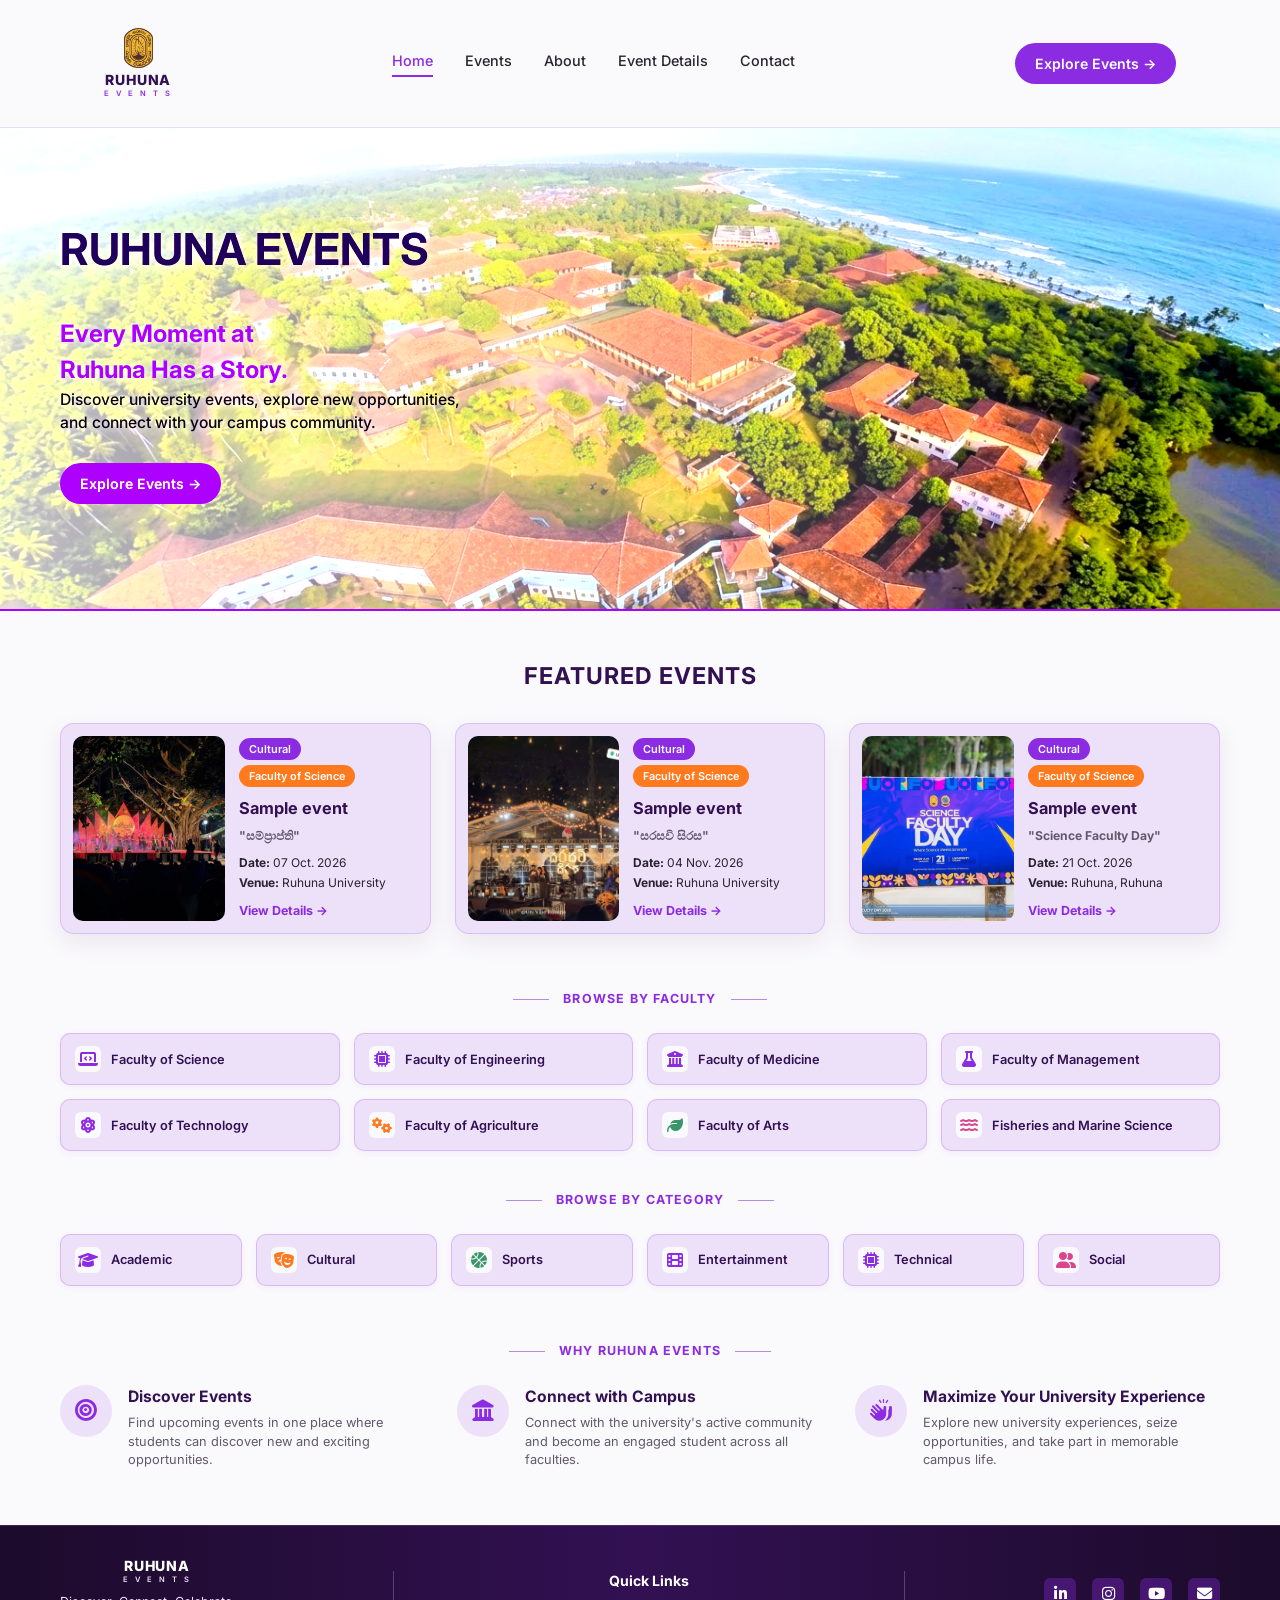
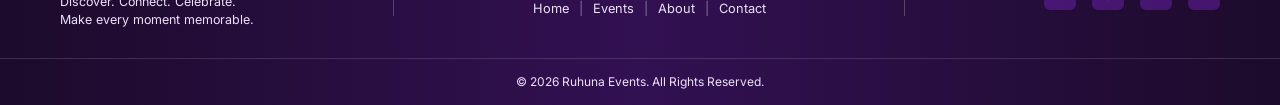
<file: index.html>
<!DOCTYPE html>
<html lang="en">
<head>
    <!DOCTYPE html>
<html lang="en">
<head>
    <meta charset="UTF-8">
    <meta name="viewport" content="width=device-width, initial-scale=1.0">

    <title>Ruhuna Events</title>
    
    <link href="https://fonts.googleapis.com/css2?family=Inter:wght@300;400;500;600;700;800&display=swap" rel="stylesheet">

    <link rel="stylesheet" href="https://cdnjs.cloudflare.com/ajax/libs/font-awesome/6.4.0/css/all.min.css">

    <link rel="stylesheet" href="css/common.css">

    <link rel="stylesheet" href="css/home.css">
</head>
<body>
    <header class="navbar">
        <div class="container nav-container">

            <div class="logo">
                <img src="assets/RuhLogo.png" alt="University of Ruhuna logo" class="logo-img">

                <div class="logo-text">
                    <span class="brand">RUHUNA</span>
                    <span class="sub-brand">E V E N T S</span>
                </div>
            </div>

<nav class="nav-links">
    <a href="index.html" class="active">Home</a>
    <a href="pages/event.html">Events</a>
    <a href="pages/about.html">About</a>
    <a href="pages/details.html">Event Details</a>
    <a href="pages/contact.html">Contact</a>
</nav>

            <a href="#" class="btn-primary">Explore Events &rarr;</a>

        </div>
    </header>

    <section class="hero">
        <div class="hero-overlay"></div>

        <div class="container hero-content">
            <h1>RUHUNA EVENTS</h1>
            <br>

            <h2>Every Moment at<br>Ruhuna Has a Story.</h2>

            <p>
                Discover university events, explore new opportunities,<br>
                and connect with your campus community.
            </p>

            <a href="#" class="btn-primary">Explore Events &rarr;</a>
        </div>
    </section>

    <section class="featured-events">
        <div class="container">

            <h2 class="section-heading">FEATURED EVENTS</h2>

            <div class="cards-grid">

                <div class="event-card">

                    <div class="card-img">
                        <img src="assets/Samprapthi.jpg" alt="Sample event">
                    </div>

                    <div class="card-body">
                        <span class="badge badge-purple">Cultural</span>
                        <span class="badge badge-cyan">Faculty of Science</span>

                        <h3>Sample event</h3>

                        <p class="desc"><b>"සම්ප්‍රාප්ති"</b></p>

                        <p class="meta"><strong>Date:</strong> 07 Oct. 2026</p>
                        <p class="meta"><strong>Venue:</strong> Ruhuna University</p>

                        <a href="#" class="view-details">View Details &rarr;</a>
                    </div>

                </div>

                <div class="event-card">

                    <div class="card-img">
                        <img src="assets/sarasavi.jpg" alt="Sample event">
                    </div>

                    <div class="card-body">
                        <span class="badge badge-purple">Cultural</span>
                        <span class="badge badge-cyan">Faculty of Science</span>

                        <h3>Sample event</h3>

                        <p class="desc"><b>"සරසවි සිරස"</b></p>

                        <p class="meta"><strong>Date:</strong> 04 Nov. 2026</p>
                        <p class="meta"><strong>Venue:</strong> Ruhuna University</p>

                        <a href="#" class="view-details">View Details &rarr;</a>
                    </div>

                </div>

                <div class="event-card">

                    <div class="card-img">
                        <img src="assets/faculty.jpg" alt="Sample event">
                    </div>

                    <div class="card-body">
                        <span class="badge badge-purple">Cultural</span>
                        <span class="badge badge-cyan">Faculty of Science</span>

                        <h3>Sample event</h3>

                        <p class="desc"><b>"Science Faculty Day"</b></p>

                        <p class="meta"><strong>Date:</strong> 21 Oct. 2026</p>
                        <p class="meta"><strong>Venue:</strong> Ruhuna, Ruhuna</p>

                        <a href="#" class="view-details">View Details &rarr;</a>
                    </div>

                </div>

            </div>
        </div>
    </section>

    <section class="browse-section">
        <div class="container">

            <div class="divider-title">
                <span>BROWSE BY FACULTY</span>
            </div>

            <div class="faculty-grid">

                <a href="#" class="pill-btn"><i class="fa-solid fa-laptop-code icon-blue"></i> Faculty of Science</a>
                <a href="#" class="pill-btn"><i class="fa-solid fa-microchip icon-teal"></i> Faculty of Engineering</a>
                <a href="#" class="pill-btn"><i class="fa-solid fa-building-columns icon-purple"></i> Faculty of Medicine</a>
                <a href="#" class="pill-btn"><i class="fa-solid fa-flask icon-amber"></i> Faculty of Management</a>
                <a href="#" class="pill-btn"><i class="fa-solid fa-atom icon-cyan"></i> Faculty of Technology</a>
                <a href="#" class="pill-btn"><i class="fa-solid fa-gears icon-orange"></i> Faculty of Agriculture</a>
                <a href="#" class="pill-btn"><i class="fa-solid fa-leaf icon-green"></i> Faculty of Arts</a>
                <a href="#" class="pill-btn"><i class="fa-solid fa-water icon-rose"></i> Fisheries and Marine Science</a>

            </div>
        </div>
    </section>

    <section class="browse-section">
        <div class="container">

            <div class="divider-title">
                <span>BROWSE BY CATEGORY</span>
            </div>

            <div class="category-grid">

                <a href="#" class="pill-btn"><i class="fa-solid fa-graduation-cap icon-purple"></i> Academic</a>
                <a href="#" class="pill-btn"><i class="fa-solid fa-masks-theater icon-orange"></i> Cultural</a>
                <a href="#" class="pill-btn"><i class="fa-solid fa-basketball icon-green"></i> Sports</a>
                <a href="#" class="pill-btn"><i class="fa-solid fa-film icon-indigo"></i> Entertainment</a>
                <a href="#" class="pill-btn"><i class="fa-solid fa-microchip icon-cyan"></i> Technical</a>
                <a href="#" class="pill-btn"><i class="fa-solid fa-user-group icon-rose"></i> Social</a>

            </div>
        </div>
    </section>

    <section class="why-section">
        <div class="container">

            <div class="divider-title">
                <span>WHY RUHUNA EVENTS</span>
            </div>

            <div class="features-grid">

                <div class="feature-item">

                    <div class="feature-icon">
                        <i class="fa-solid fa-bullseye"></i>
                    </div>

                    <div class="feature-text">
                        <h4>Discover Events</h4>
                        <p>Find upcoming events in one place where students can discover new and exciting opportunities.</p>
                    </div>

                </div>

                <div class="feature-item">

                    <div class="feature-icon">
                        <i class="fa-solid fa-landmark"></i>
                    </div>

                    <div class="feature-text">
                        <h4>Connect with Campus</h4>
                        <p>Connect with the university's active community and become an engaged student across all faculties.</p>
                    </div>

                </div>

                <div class="feature-item">

                    <div class="feature-icon">
                        <i class="fa-solid fa-hands-clapping"></i>
                    </div>

                    <div class="feature-text">
                        <h4>Maximize Your University Experience</h4>
                        <p>Explore new university experiences, seize opportunities, and take part in memorable campus life.</p>
                    </div>

                </div>

            </div>
        </div>
    </section>

    <footer class="footer">

        <div class="container footer-top">

            <div class="footer-brand">

                <div class="logo-text">
                    <span class="brand">RUHUNA</span>
                    <span class="sub-brand">E V E N T S</span>
                </div>

                <p>
                    Discover. Connect. Celebrate.<br>
                    Make every moment memorable.
                </p>

            </div>

            <div class="footer-divider"></div>

            <div class="footer-links">

                <h4>Quick Links</h4>

                <div class="links-row">
                    <a href="#">Home</a>
                    <span>|</span>
                    <a href="#">Events</a>
                    <span>|</span>
                    <a href="#">About</a>
                    <span>|</span>
                    <a href="#">Contact</a>
                </div>

            </div>

            <div class="footer-divider"></div>

            <div class="footer-socials">

                <a href="#"><i class="fa-brands fa-linkedin-in"></i></a>
                <a href="#"><i class="fa-brands fa-instagram"></i></a>
                <a href="#"><i class="fa-brands fa-youtube"></i></a>
                <a href="#"><i class="fa-solid fa-envelope"></i></a>

            </div>

        </div>

        <div class="footer-bottom">
            <div class="container">
                <p>&copy; 2026 Ruhuna Events. All Rights Reserved.</p>
            </div>
        </div>

    </footer>

</body>
</html>
</file>
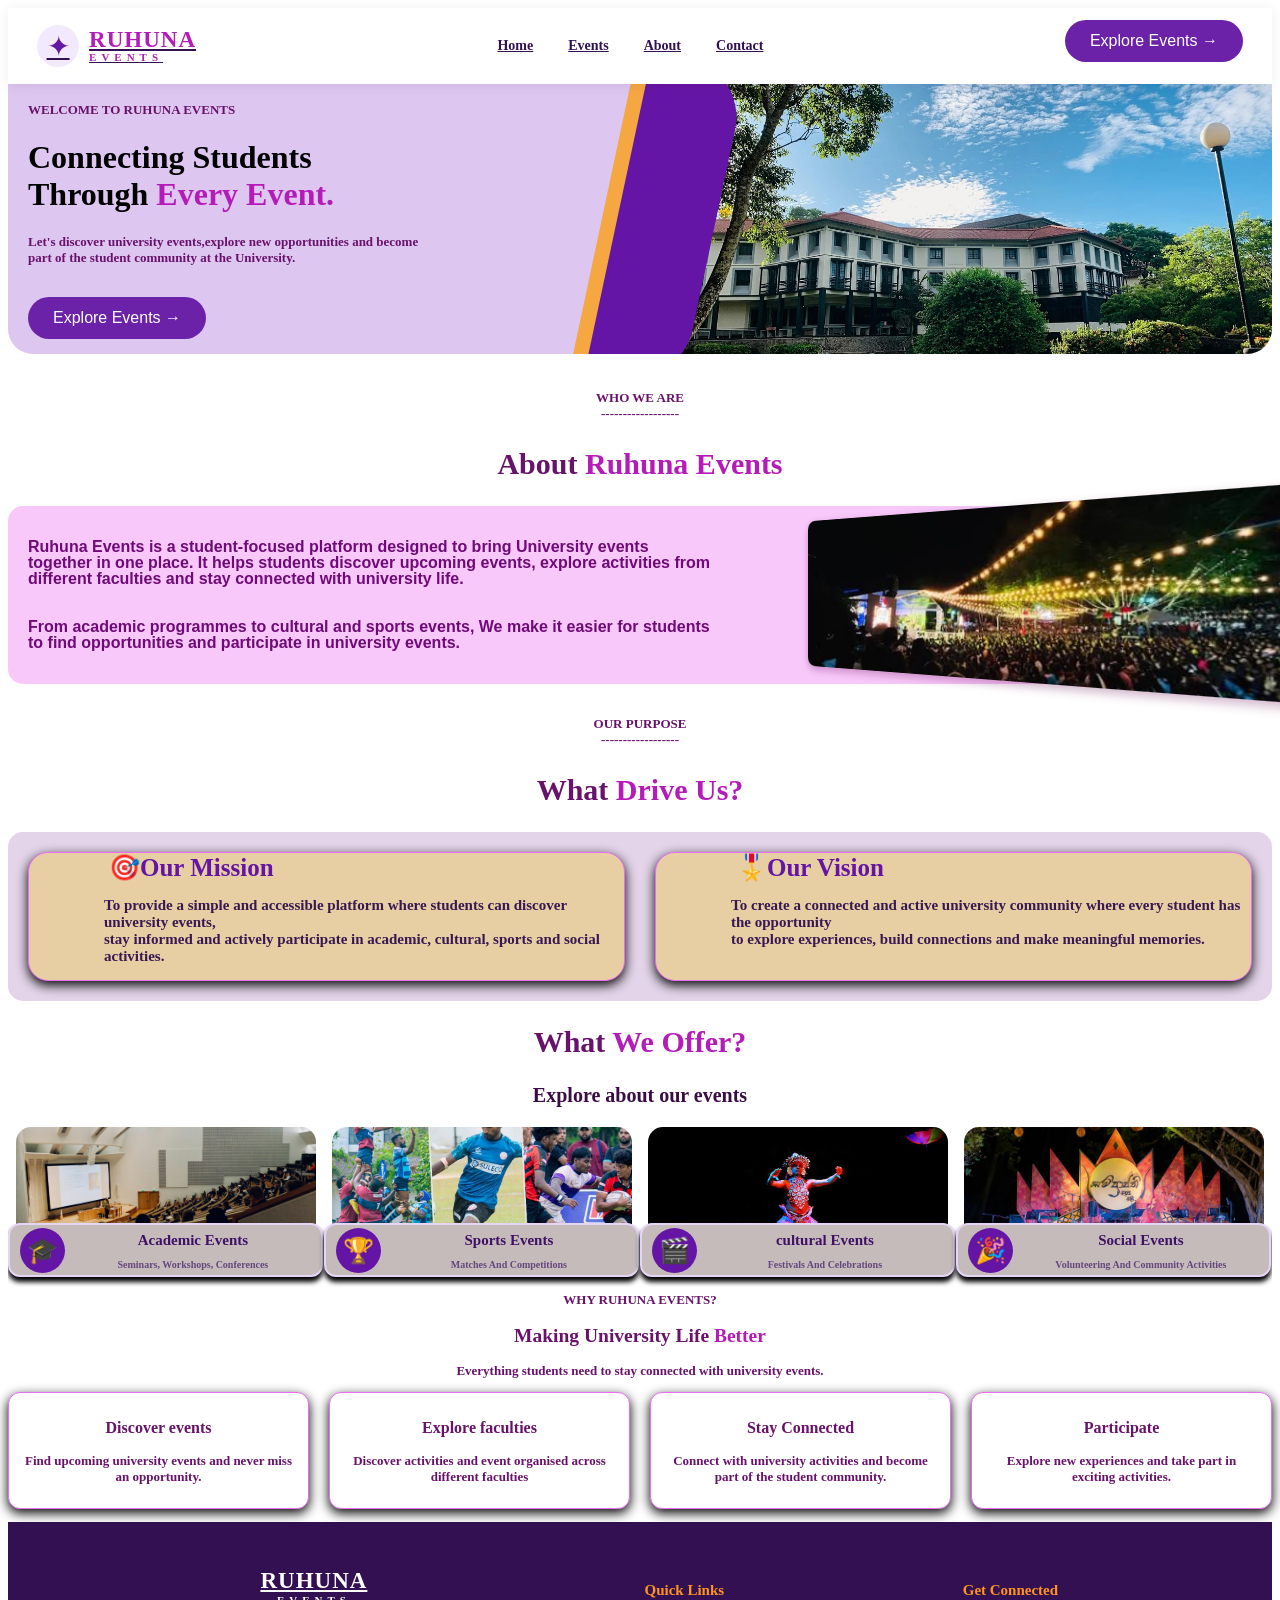
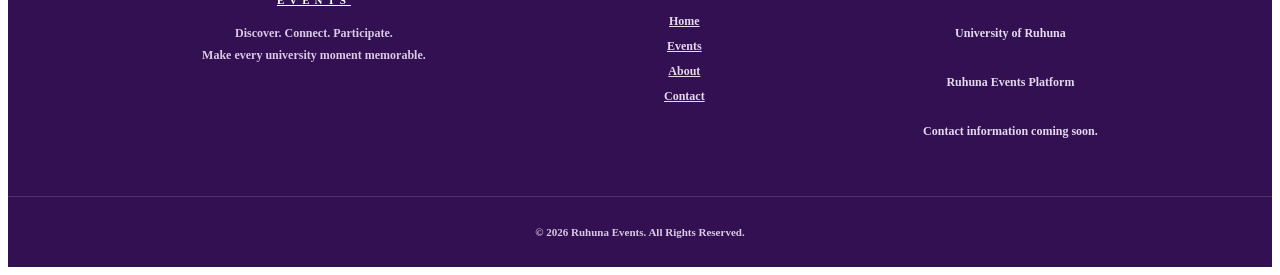
<file: about.html>
<!DOCTYPE html>
<html>
    <head>
        <title>
           About Us | Ruhuna Events
        </title>
        <link rel="stylesheet" href="about.css">
    </head>
    <body>

        <!--Header part-->
        <header class="navbar">

        <a href="../index.html" class="logo">
            <span class="logo-icon">✦</span>

            <span class="logo-text">
                RUHUNA
                <small>EVENTS</small>
            </span>
        </a>

        <nav class="nav-links">
            <a href="../index.html">Home</a>
            <a href="events.html">Events</a>
            <a href="about.html">About</a>
            <a href="contact.html">Contact</a>
        </nav>
        <button class="nav-button">
        <a href="events.html" class="explorebtn">
            Explore Events →
        </a>
        </button>

    </header> 
        <div class="mainBox">
        <div class="box1">
        <p>WELCOME TO RUHUNA EVENTS</p>
        <h1 class="headerbody">Connecting Students<br>Through
        <span>Every Event.</span></h1>
        <p>Let's discover university events,explore new opportunities
        and become<br> part of the student community 
        at the University.</p>
       <!--Explore button here --> 
       <br>
       <button class="nav-button">
        <a href="events.html" class="explorebtn">
            Explore Events →
        </a>
        </button>
        
        </div>
         <div class="uniImage">
            <img src="university.jpeg">
        </div>
        </div>
    <br><br>
        <!--Who are we-->
        <div class="content1">WHO WE ARE<br>------------------
        <h2 id="mar">About <span>Ruhuna Events</span></h2></div>
        <div class="aboutContent">
        <p class="aboutPar">
             Ruhuna Events is a student-focused platform designed to bring
            University events together in one place. It helps
            students discover upcoming events, explore activities from different 
            faculties and stay connected with university life.
            <br><br><br>
            From academic programmes to cultural and sports events,
            We make it easier for students to find opportunities
            and participate in university events.</p>
        <div class="eventpic">
                <img src="musicalshow.jpg">
        </div>
        </div>
        <!--Mission and vision-->
        <div class="content1"><br><br>OUR PURPOSE<br>------------------
        <h2 id="mar">What <span>Drive Us?</span></h2>
        
        <div class="misvis">
        <div class="mission">
        <span id="heading">🎯Our Mission</span>
        <p id="col">To provide a simple and accessible platform where students can discover university events, <br>stay informed and 
            actively participate in academic, cultural, sports and social activities.
        </p>
        </div>
        <div class="vision">
        <span id="heading">🎖️Our Vision</span>
        <p id="col">To create a connected and active university community where every student has the opportunity <br>to 
        explore experiences, build connections and make meaningful memories.</p>
        </div>
        </div>
        <div class="content1">
        <h2 id="mar">What <span>We Offer?</span></h2>
        <p id="ex">Explore about our events</p>
        </div>
        <!--Academic event part-->
    <div class="card">
        <div class="cardMain">
            <img src="academic.jpg" class="Image">
        <div class="Info">
            <div class="Icon">🎓</div>
            <div class="Text">
                <h4>Academic Events</h4>
                <p>Seminars, Workshops, Conferences</p>
            </div>
        </div>
        </div>

        <!--Sports event part-->
         <div class="cardMain">
            <img src="sports.jpg" class="Image">
        <div class="Info">
            <div class="Icon">🏆</div>
            <div class="Text">
                <h4>Sports Events</h4>
                <p>Matches And Competitions</p>
            </div>
        </div>
        </div>
        
        <!--Cultural event part-->
         <div class="cardMain">
            <img src="cultural.jpg" class="Image">
        <div class="Info">
            <div class="Icon">🎬</div>
            <div class="Text">
                <h4>cultural Events</h4>
                <p>Festivals And Celebrations</p>
            </div>
        </div>
        </div>
         <div class="cardMain">
            <img src="social.jpg" class="Image">
        <div class="Info">
            <div class="Icon">🎉</div>
            <div class="Text">
                <h4>Social Events</h4>
                <p>Volunteering And Community Activities</p>
            </div>
        </div>
        </div>
    </div>    
       

        <div class="content1">WHY RUHUNA EVENTS?
        <h2>Making University Life <span>Better</span></h2>
        <p>Everything students need to stay connected with university events. </p>
        </div>
        <div class="bottomPart">
        <div class="featB"><h3 class="mh1">Discover events</h3>
        <p>Find upcoming university events and never miss an opportunity.</p>
        </div>
        
        <div class="featB"><h3 class="mh1">Explore faculties</h3>
        <p>Discover activities and event organised across different faculties</p>
        </div>

        <div class="featB"><h3 class="mh1">Stay Connected</h3>
        <p>Connect with university activities and become part of the student community.</p>
        </div>

        <div class="featB"><h3 class="mh1">Participate</h3>
        <p>Explore new experiences and take part in exciting activities.</p>
        </div>
        </div>

    </p>
    <footer class="footer">

        <div class="footer-content">

            <div class="footer-brand">

                <a href="../index.html" class="footer-logo">
                    RUHUNA
                    <small>EVENTS</small>
                </a>

                <p>
                    Discover. Connect. Participate.
                    <br>
                    Make every university moment memorable.
                </p>

            </div>


            <div class="footer-links">

                <h3>Quick Links</h3>

                <a href="../index.html">Home</a>
                <a href="events.html">Events</a>
                <a href="about.html">About</a>
                <a href="contact.html">Contact</a>

            </div>


            <div class="footer-contact">

                <h3>Get Connected</h3>

                <p>University of Ruhuna</p>
                <p>Ruhuna Events Platform</p>
                <p>Contact information coming soon.</p>

            </div>

        </div>


        <div class="footer-bottom">

            <p>
                © 2026 Ruhuna Events. All Rights Reserved.
            </p>

        </div>

    </footer>

    </body>
</html>
</file>
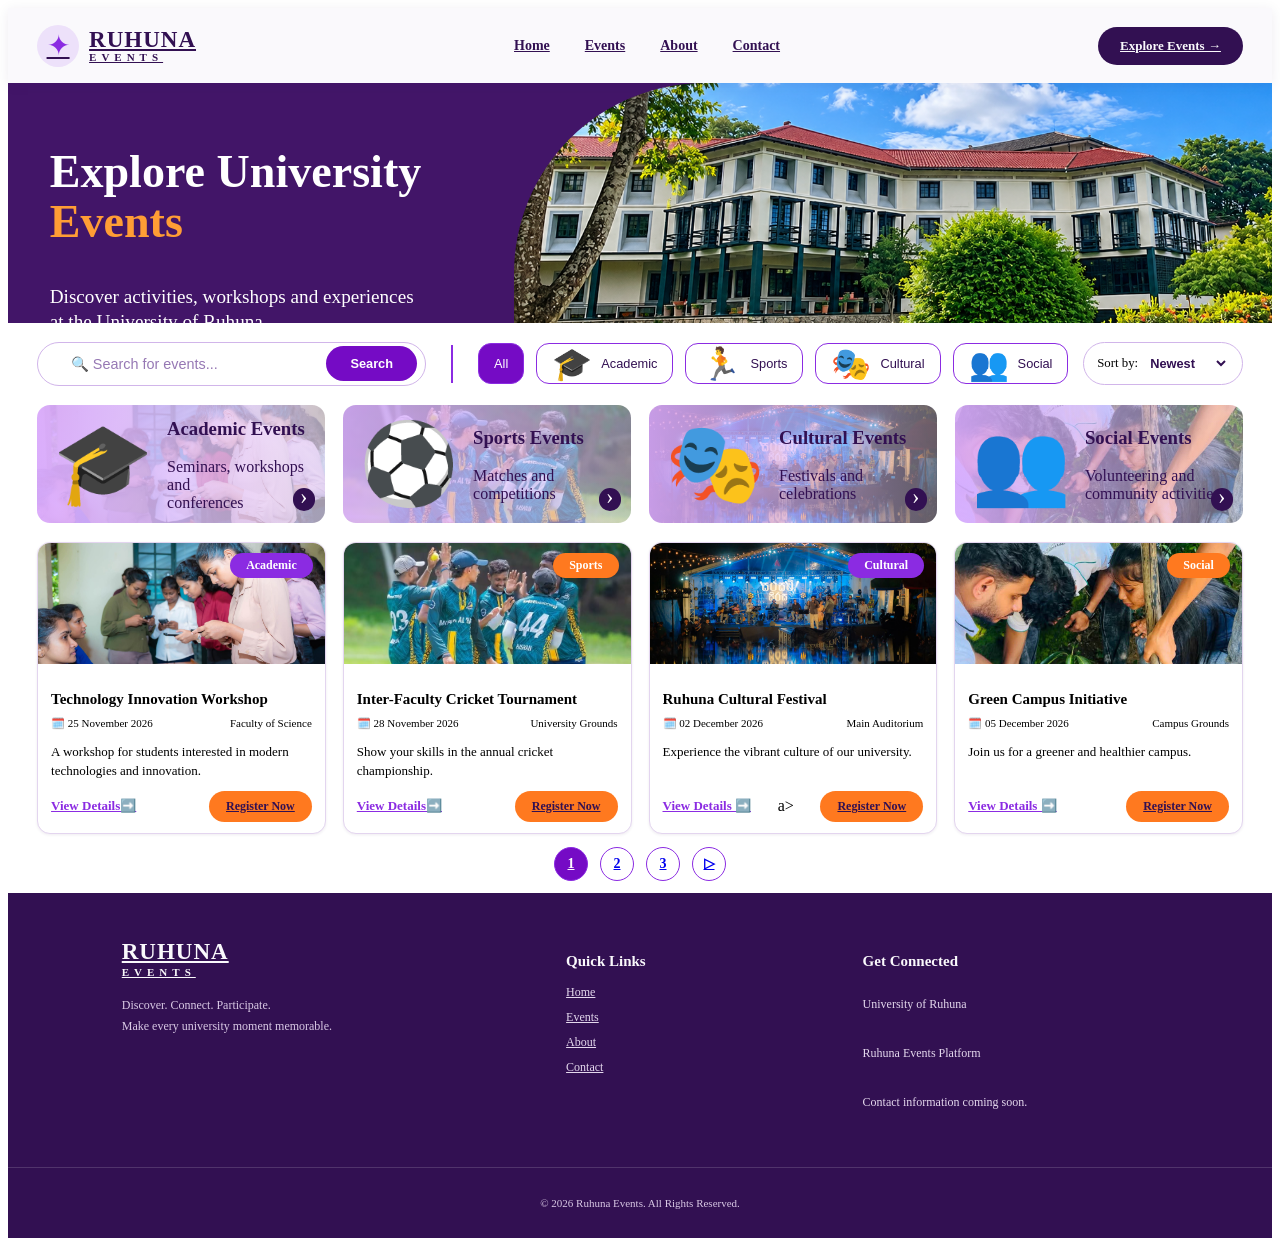
<file: event.html>
<!DOCTYPE html>
<html lang="en">
<head>
    <meta charset="UTF-8">
    <meta name="viewport" content="width=device-width, initial-scale=1.0">
    <title>Document</title>
    <link rel="stylesheet" href="style.css">
</head>
<body>

    <header class="navbar">

        <a href="../index.html" class="logo">
            <span class="logo-icon">✦</span>

            <span class="logo-text">
                RUHUNA
                <small>EVENTS</small>
            </span>
        </a>

        <nav class="nav-links">
            <a href="../index.html">Home</a>
            <a href="events.html">Events</a>
            <a href="about.html">About</a>
            <a href="contact.html">Contact</a>
        </nav>

        <a href="events.html" class="nav-button">
            Explore Events →
        </a>

    </header>



<section class="hero">

    <div class="hero-content">

        <h1>
            Explore University
            <span>Events</span>
        </h1>

        <p>
            Discover activities, workshops and experiences
            <br>
            at the University of Ruhuna.
        </p>

        <div class="hero-line"></div>

    </div>

    <div class="hero-image">
        <img src="image/uni_image.png" alt="University Campus">
    </div>

</section>


<!-- MAIN CONTENT -->

<main class="main-content">

    <!-- SEARCH AND FILTER SECTION -->

    <section class="filter-section">

        <div class="search-box">

            <input type="text"
            placeholder="🔍 Search for events...">

            <button type="button">Search</button>

        </div>


        <div class="filter-divider"></div>


        <div class="filter-buttons">

            <button class="filter-btn selected">All</button>

            <button class="filter-btn">
                <span class="big-emoji">🎓</span>
                 Academic
            </button>

            <button class="filter-btn">
                 <span class="big-emoji">🏃</span>
                 Sports
            </button>

            <button class="filter-btn">
                <span class="big-emoji">🎭</span>
                 Cultural
            </button>

            <button class="filter-btn">
                <span class="big-emoji">👥</span>
                Social
            </button>

        </div>


        <div class="sort-box">

            <label>Sort by:</label>

            <select>
                <option>Newest</option>
                <option>Oldest</option>
                <option>Upcoming</option>
            </select>

        </div>

    </section>

    <!--  EVENT CATEGORY BANNERS  -->

    <section class="category-section">

        <div class="category academic-category">
            <div class="academic-category-gradguation-cap">🎓</div>

            <div>
                <h3>Academic Events</h3>
                <p>Seminars, workshops and<br> conferences</p>
            </div>

            <span class="category-arrow">›</span>

        </div>


        <div class="category sports-category">
            <div class="sports-category-football">  ⚽</div>

            <div>
                <h3>Sports Events</h3>
                <p>Matches and competitions</p>
            </div>

            <span class="category-arrow">›</span>

        </div>


        <div class="category cultural-category">
            <div class="cultural-category-image">  🎭</div>

           

            <div>
                <h3>Cultural Events</h3>
                <p>Festivals and celebrations</p>
            </div>

            <span class="category-arrow">›</span>

        </div>


        <div class="category social-category">

           <div class="social-category-image">👥</div>


            <div>
                <h3>Social Events</h3>
                <p>Volunteering and<br> community activities</p>
            </div>

            <span class="category-arrow">›</span>

        </div>

    </section>

      <section class="events-grid">


        <!-- EVENT 01 -->

        <article class="event-card">

            <div class="event-image">

                <img src="image/workshop.jpeg"
                alt="Technology Innovation Workshop">

                <span class="event-tag academic-tag">
                    Academic
                </span>

            </div>

            <div class="event-details">

                <h3>Technology Innovation Workshop</h3>

                <div class="event-info">

                    <span>
                       
                       🗓️ 25 November 2026
                    </span>

                    <span>
                        
                        Faculty of Science
                    </span>

                </div>

                <p>
                    A workshop for students interested in
                    modern technologies and innovation.
                </p>

                <div class="event-actions">

                    <a href="#">View Details➡️</a>

                    <a href="#" class="register-btn">Register Now</a>

                </div>

            </div>

        </article>


        <!-- EVENT 02 -->

        <article class="event-card">

            <div class="event-image">

                <img src="image/sports.jpeg"
                alt="Inter-Faculty Cricket Tournament">

                <span class="event-tag sports-tag">
                    Sports
                </span>

            </div>

            <div class="event-details">

                <h3>Inter-Faculty Cricket Tournament</h3>

                <div class="event-info">

                    <span>
                       🗓️
                        28 November 2026
                    </span>

                    <span>
                        
                        University Grounds
                    </span>

                </div>

                <p>
                    Show your skills in the annual cricket
                    championship.
                </p>

                <div class="event-actions">

                    <a href="#">View Details➡️</a>

                    <a href="#" class="register-btn">Register Now</a>

                </div>

            </div>

        </article>


        <!-- EVENT 03 -->

        <article class="event-card">

            <div class="event-image">

                <img src="image/cultural_festival.jpeg"
                alt="Ruhuna Cultural Festival">

                <span class="event-tag cultural-tag">
                    Cultural
                </span>

            </div>

            <div class="event-details">

                <h3>Ruhuna Cultural Festival</h3>

                <div class="event-info">

                    <span>
                       
                       🗓️ 02 December 2026
                    </span>

                    <span>
                        
                        Main Auditorium
                    </span>

                </div>

                <p>
                    Experience the vibrant culture of
                    our university.
                </p>

                <div class="event-actions">

                    <a href="#">View Details ➡️</a>a>

                    <a href="#" class="register-btn">Register Now</a>

                </div>

            </div>

        </article>


        <!-- EVENT 04 -->

        <article class="event-card">

            <div class="event-image">

                <img src="image/social.jpeg"
                alt="Green Campus Initiative">

                <span class="event-tag social-tag">
                    Social
                </span>

            </div>

            <div class="event-details">

                <h3>Green Campus Initiative</h3>

                <div class="event-info">

                    <span>
                        
                       🗓️ 05 December 2026
                    </span>

                    <span>
                        
                        Campus Grounds
                    </span>

                </div>

                <p>
                    Join us for a greener and healthier campus.
                </p>

                <div class="event-actions">

                    <a href="#">View Details ➡️</a>

                    <a href="#" class="register-btn">Register Now</a>

                </div>

            </div>

        </article>

    </section>

    <div class="pagination">

        <a href="#" class="current-page">1</a>

        <a href="#">2</a>

        <a href="#">3</a>

        <a href="#">▷ </a>
            

    </div>

</main>


<!--  FOOTER  -->

<footer class="footer">

        <div class="footer-content">

            <div class="footer-brand">

                <a href="../index.html" class="footer-logo">
                    RUHUNA
                    <small>EVENTS</small>
                </a>

                <p>
                    Discover. Connect. Participate.
                    <br>
                    Make every university moment memorable.
                </p>

            </div>


            <div class="footer-links">

                <h3>Quick Links</h3>

                <a href="../index.html">Home</a>
                <a href="events.html">Events</a>
                <a href="about.html">About</a>
                <a href="contact.html">Contact</a>

            </div>


            <div class="footer-contact">

                <h3>Get Connected</h3>

                <p>University of Ruhuna</p>
                <p>Ruhuna Events Platform</p>
                <p>Contact information coming soon.</p>

            </div>

        </div>


        <div class="footer-bottom">

            <p>
                © 2026 Ruhuna Events. All Rights Reserved.
            </p>

        </div>

    </footer>




    
</body>
</html>
</file>
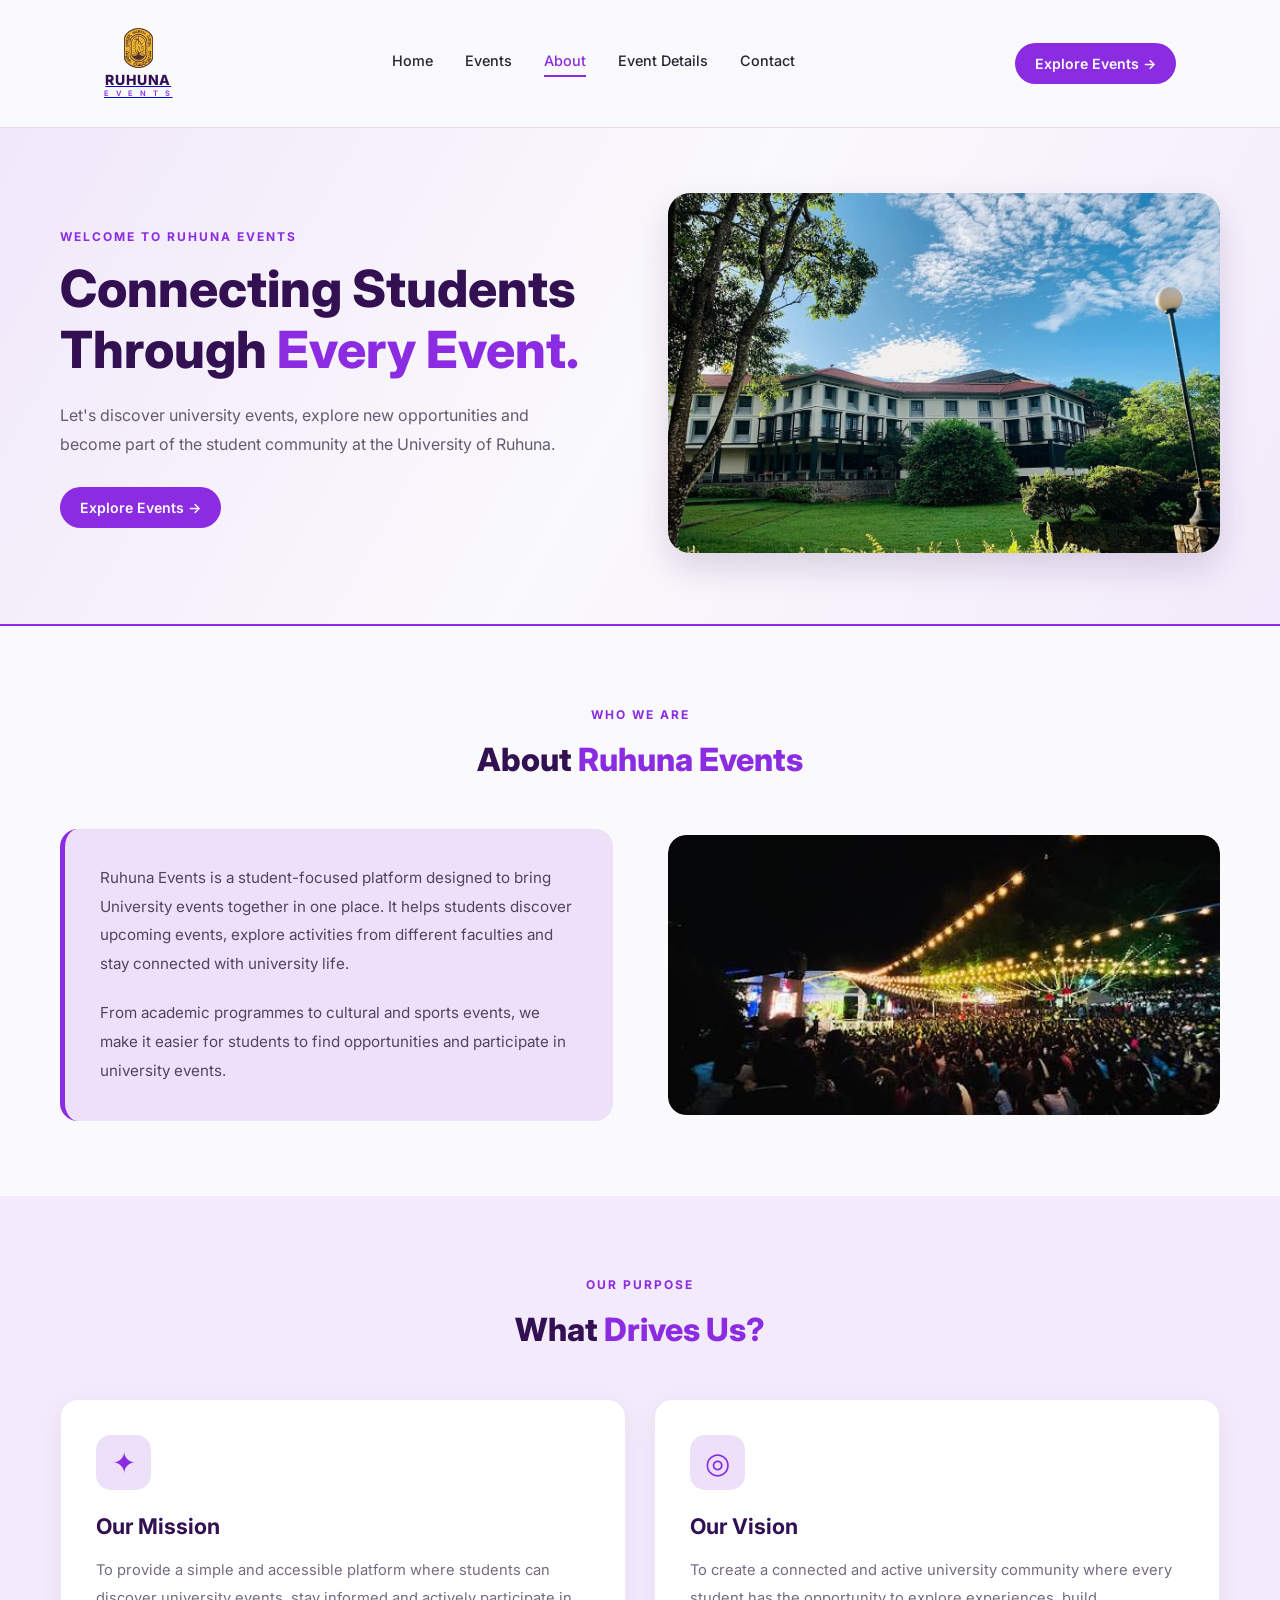
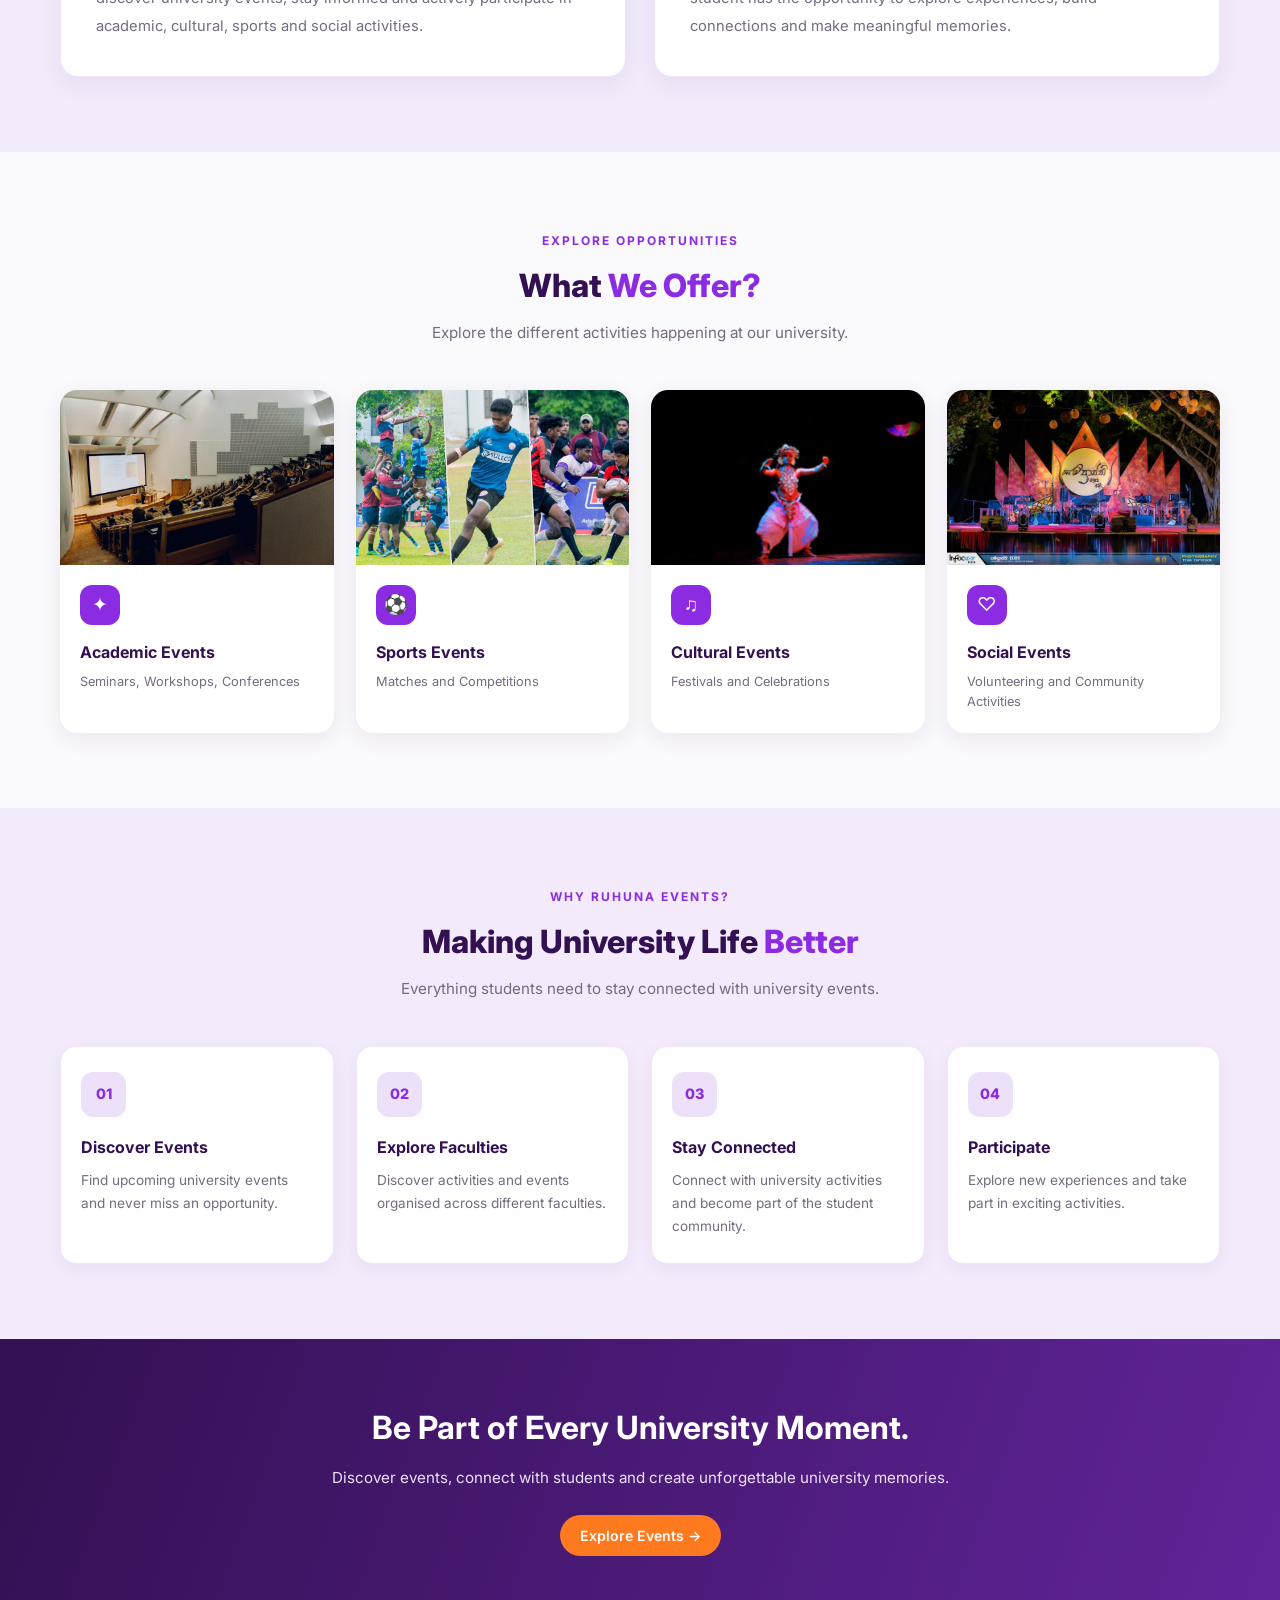
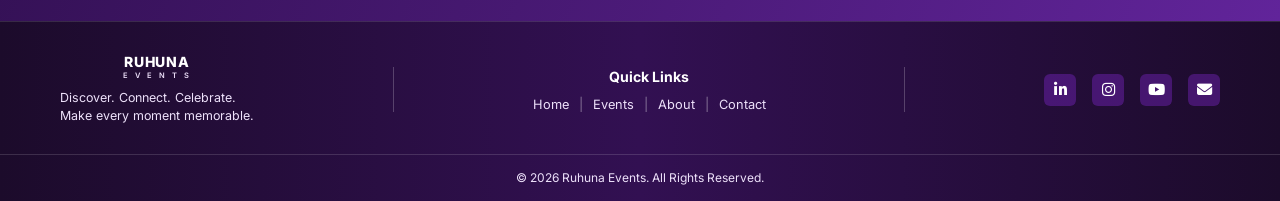
<file: pages/about.html>
<!DOCTYPE html>
<html lang="en">

<head>
    <meta charset="UTF-8">
    <meta name="viewport" content="width=device-width, initial-scale=1.0">

    <title>About Us </title>
    
    <link href="https://fonts.googleapis.com/css2?family=Inter:wght@300;400;500;600;700;800&display=swap" rel="stylesheet">

    <link rel="stylesheet" href="https://cdnjs.cloudflare.com/ajax/libs/font-awesome/6.4.0/css/all.min.css">

    <link rel="stylesheet" href="../css/common.css">
    <link rel="stylesheet" href="../css/about.css">
</head>

<body>
    <header class="navbar">
        <div class="container nav-container">

            <a href="../index.html" class="logo">
                <img src="../assets/RuhLogo.png" alt="Ruhuna Events Logo" class="logo-img">

                <span class="logo-text">
                    <span class="brand">RUHUNA</span>
                    <span class="sub-brand">E V E N T S</span>
                </span>
            </a>

            <nav class="nav-links">
                <a href="../index.html">Home</a>
                <a href="event.html">Events</a>
                <a href="about.html" class="active">About</a>
                <a href="details.html">Event Details</a>
                <a href="contact.html">Contact</a>
            </nav>

            <a href="event.html" class="btn-primary">
                Explore Events →
            </a>

        </div>
    </header>
    <section class="about-hero">

        <div class="container about-hero-inner">

            <div class="about-hero-content">

                <span class="eyebrow">WELCOME TO RUHUNA EVENTS</span>

                <h1>
                    Connecting Students
                    Through <span>Every Event.</span>
                </h1>

                <p>
                    Let's discover university events, explore new opportunities
                    and become part of the student community at the University
                    of Ruhuna.
                </p>

                <a href="event.html" class="btn-primary">
                    Explore Events →
                </a>

            </div>

            <div class="about-hero-photo">
                <img src="../assets/university.jpg" alt="University of Ruhuna">
            </div>

        </div>

    </section>
    <section class="section-padding about-intro">

        <div class="container">

            <div class="section-heading">
                <span class="eyebrow">WHO WE ARE</span>
                <h2>About <span>Ruhuna Events</span></h2>
            </div>

            <div class="intro-grid">

                <div class="intro-copy">

                    <p>
                        Ruhuna Events is a student-focused platform designed
                        to bring University events together in one place.
                        It helps students discover upcoming events, explore
                        activities from different faculties and stay
                        connected with university life.
                    </p>

                    <p>
                        From academic programmes to cultural and sports events,
                        we make it easier for students to find opportunities
                        and participate in university events.
                    </p>

                </div>

                <div class="intro-image">
                    <img src="../assets/musicalshow.jpg"
                        alt="Students participating in a musical event">
                </div>

            </div>

        </div>

    </section>
    <section class="section-padding purpose-section">

        <div class="container">

            <div class="section-heading">
                <span class="eyebrow">OUR PURPOSE</span>
                <h2>What <span>Drives Us?</span></h2>
            </div>

            <div class="purpose-grid">

                <article class="purpose-card">

                    <div class="purpose-icon">✦</div>

                    <h3>Our Mission</h3>

                    <p>
                        To provide a simple and accessible platform where
                        students can discover university events, stay informed
                        and actively participate in academic, cultural, sports
                        and social activities.
                    </p>

                </article>


                <article class="purpose-card">

                    <div class="purpose-icon">◎</div>

                    <h3>Our Vision</h3>

                    <p>
                        To create a connected and active university community
                        where every student has the opportunity to explore
                        experiences, build connections and make meaningful
                        memories.
                    </p>

                </article>

            </div>

        </div>

    </section>
    <section class="section-padding offer-section">

        <div class="container">

            <div class="section-heading">
                <span class="eyebrow">EXPLORE OPPORTUNITIES</span>
                <h2>What <span>We Offer?</span></h2>
                <p>Explore the different activities happening at our university.</p>
            </div>


            <div class="offer-grid">

                <article class="offer-card">

                    <img src="../assets/academic.jpg" alt="Academic events">

                    <div class="offer-card-content">
                        <span class="offer-icon">✦</span>
                        <h3>Academic Events</h3>
                        <p>Seminars, Workshops, Conferences</p>
                    </div>

                </article>


                <article class="offer-card">

                    <img src="../assets/sports.jpg" alt="Sports events">

                    <div class="offer-card-content">
                        <span class="offer-icon">⚽</span>
                        <h3>Sports Events</h3>
                        <p>Matches and Competitions</p>
                    </div>

                </article>


                <article class="offer-card">

                    <img src="../assets/cultural.jpg" alt="Cultural events">

                    <div class="offer-card-content">
                        <span class="offer-icon">♫</span>
                        <h3>Cultural Events</h3>
                        <p>Festivals and Celebrations</p>
                    </div>

                </article>


                <article class="offer-card">

                    <img src="../assets/social.jpg" alt="Social events">

                    <div class="offer-card-content">
                        <span class="offer-icon">♡</span>
                        <h3>Social Events</h3>
                        <p>Volunteering and Community Activities</p>
                    </div>

                </article>

            </div>

        </div>

    </section>
    <section class="section-padding why-about">

        <div class="container">

            <div class="section-heading">
                <span class="eyebrow">WHY RUHUNA EVENTS?</span>
                <h2>Making University Life <span>Better</span></h2>
                <p>
                    Everything students need to stay connected with
                    university events.
                </p>
            </div>


            <div class="benefit-grid">

                <article class="benefit-item">
                    <div class="benefit-icon">01</div>
                    <h3>Discover Events</h3>
                    <p>
                        Find upcoming university events and never miss
                        an opportunity.
                    </p>
                </article>


                <article class="benefit-item">
                    <div class="benefit-icon">02</div>
                    <h3>Explore Faculties</h3>
                    <p>
                        Discover activities and events organised across
                        different faculties.
                    </p>
                </article>


                <article class="benefit-item">
                    <div class="benefit-icon">03</div>
                    <h3>Stay Connected</h3>
                    <p>
                        Connect with university activities and become
                        part of the student community.
                    </p>
                </article>


                <article class="benefit-item">
                    <div class="benefit-icon">04</div>
                    <h3>Participate</h3>
                    <p>
                        Explore new experiences and take part in
                        exciting activities.
                    </p>
                </article>

            </div>

        </div>

    </section>
    <section class="about-cta">

        <div class="container">

            <h2>Be Part of Every University Moment.</h2>

            <p>
                Discover events, connect with students and create
                unforgettable university memories.
            </p>

            <a href="event.html" class="btn-primary">
                Explore Events →
            </a>

        </div>

    </section>
<footer class="footer">

    <div class="container footer-top">

        <div class="footer-brand">

            <div class="logo-text">
                <span class="brand">RUHUNA</span>
                <span class="sub-brand">E V E N T S</span>
            </div>

            <p>
                Discover. Connect. Celebrate.<br>
                Make every moment memorable.
            </p>

        </div>

        <div class="footer-divider"></div>

        <div class="footer-links">

            <h4>Quick Links</h4>

            <div class="links-row">
                <a href="../index.html">Home</a>
                <span>|</span>
                <a href="event.html">Events</a>
                <span>|</span>
                <a href="about.html">About</a>
                <span>|</span>
                <a href="contact.html">Contact</a>
            </div>

        </div>

        <div class="footer-divider"></div>

        <div class="footer-socials">
            <a href="#"><i class="fa-brands fa-linkedin-in"></i></a>
            <a href="#"><i class="fa-brands fa-instagram"></i></a>
            <a href="#"><i class="fa-brands fa-youtube"></i></a>
            <a href="#"><i class="fa-solid fa-envelope"></i></a>
        </div>

    </div>

    <div class="footer-bottom">
        <div class="container">
            <p>&copy; 2026 Ruhuna Events. All Rights Reserved.</p>
        </div>
    </div>

</footer>

</body>
</html>
</file>
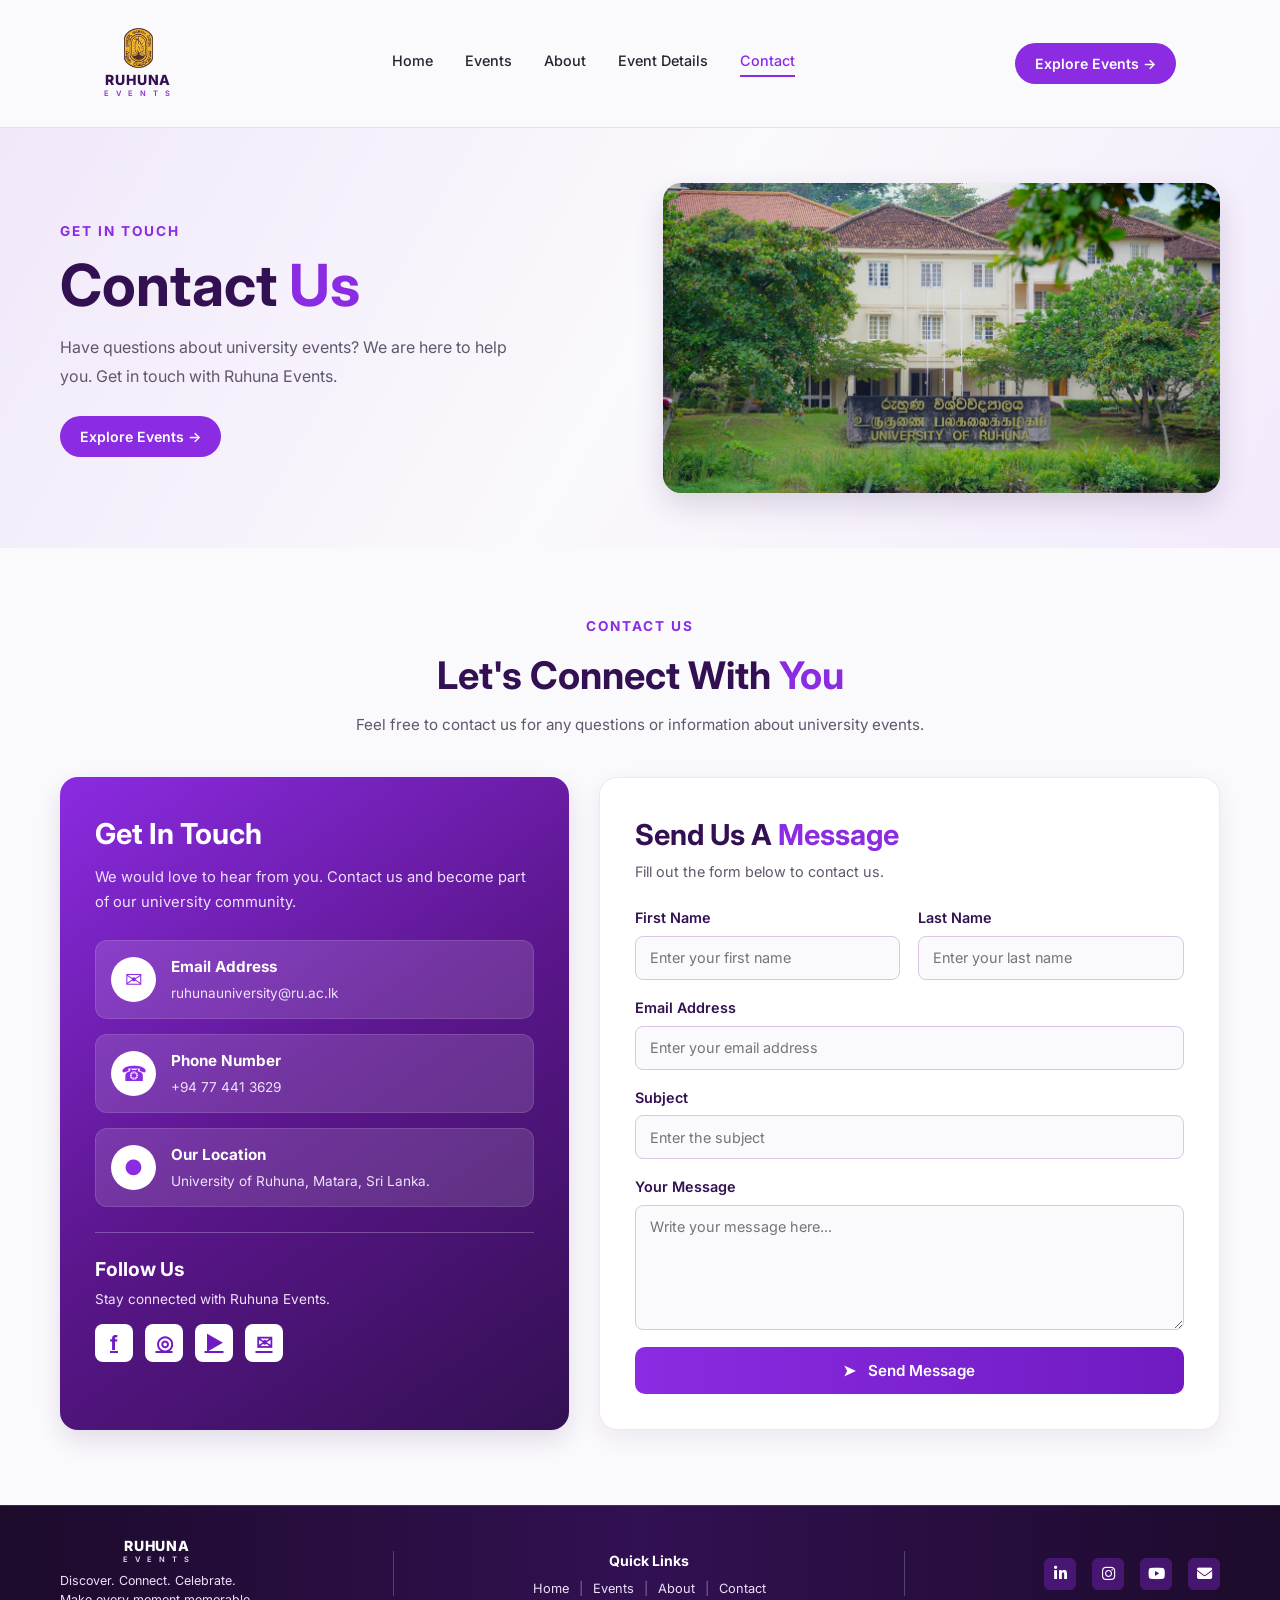
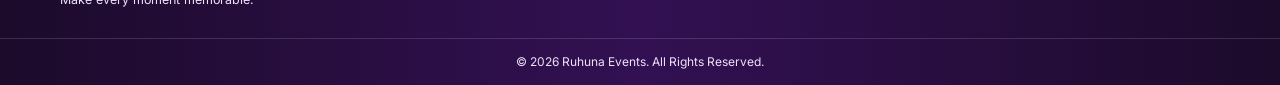
<file: pages/contact.html>
<!DOCTYPE html>
<html lang="en">

<head>
    <meta charset="UTF-8">
    <meta name="viewport" content="width=device-width, initial-scale=1.0">

    <title>Contact Us | Ruhuna Events</title>

    <link href="https://fonts.googleapis.com/css2?family=Inter:wght@300;400;500;600;700;800&display=swap" rel="stylesheet">

    <link rel="stylesheet" href="https://cdnjs.cloudflare.com/ajax/libs/font-awesome/6.4.0/css/all.min.css">

    <link rel="stylesheet" href="../css/common.css">

    <link rel="stylesheet" href="../css/contact.css">

</head>

<body>

    <header class="navbar">
        <div class="container nav-container">

            <div class="logo">
                <img src="../assets/RuhLogo.png" alt="University of Ruhuna logo" class="logo-img">

                <div class="logo-text">
                    <span class="brand">RUHUNA</span>
                    <span class="sub-brand">E V E N T S</span>
                </div>
            </div>

            <nav class="nav-links">
                <a href="../index.html">Home</a>
                <a href="event.html">Events</a>
                <a href="about.html">About</a>
                <a href="details.html">Event Details</a>
                <a href="contact.html" class="active">Contact</a>
            </nav>

            <a href="#" class="btn-primary">Explore Events &rarr;</a>

        </div>
    </header>

    <section class="contact-hero">

        <div class="container hero-container">

            <div class="hero-content">

                <span class="hero-label">GET IN TOUCH</span>

                <h1>Contact <span>Us</span></h1>

                <p>
                    Have questions about university events?
                    We are here to help you. Get in touch with
                    Ruhuna Events.
                </p>

                <a href="details.html" class="btn-primary">
                    Explore Events →
                </a>

            </div>

            <div class="hero-image">

                <img
                    src="../assets/Ruhuna-Among-Three-Sri-Lankan-Universities-in-the-World-39s-Top-2000-scaled.jpg"
                    alt="University of Ruhuna"
                >

            </div>

        </div>

    </section>

    <section class="contact-section">

        <div class="container">

            <div class="section-heading">

                <span>CONTACT US</span>

                <h2>Let's Connect With <span>You</span></h2>

                <p>
                    Feel free to contact us for any questions
                    or information about university events.
                </p>

            </div>


            <div class="contact-container">

                <div class="contact-info">

                    <h2>Get In Touch</h2>

                    <p class="info-description">
                        We would love to hear from you.
                        Contact us and become part of our
                        university community.
                    </p>


                    <div class="info-card">

                        <div class="info-icon">✉</div>

                        <div>
                            <h3>Email Address</h3>
                            <p>ruhunauniversity@ru.ac.lk</p>
                        </div>

                    </div>


                    <div class="info-card">

                        <div class="info-icon">☎</div>

                        <div>
                            <h3>Phone Number</h3>
                            <p>+94 77 441 3629</p>
                        </div>

                    </div>


                    <div class="info-card">

                        <div class="info-icon">●</div>

                        <div>
                            <h3>Our Location</h3>
                            <p>
                                University of Ruhuna, Matara,
                                Sri Lanka.
                            </p>
                        </div>

                    </div>


                    <div class="social-section">

                        <h3>Follow Us</h3>

                        <p>Stay connected with Ruhuna Events.</p>

                        <div class="social-links">

                            <a href="#" aria-label="Facebook">f</a>
                            <a href="#" aria-label="Instagram">◎</a>
                            <a href="#" aria-label="YouTube">▶</a>
                            <a href="#" aria-label="Email">✉</a>

                        </div>

                    </div>

                </div>

                <div class="contact-form">

                    <h2>Send Us A <span>Message</span></h2>

                    <p>Fill out the form below to contact us.</p>


                    <form action="#" method="post">

                        <div class="name-row">

                            <div class="form-group">

                                <label for="firstName">First Name</label>

                                <input
                                    type="text"
                                    id="firstName"
                                    name="firstName"
                                    placeholder="Enter your first name"
                                    required
                                >

                            </div>


                            <div class="form-group">

                                <label for="lastName">Last Name</label>

                                <input
                                    type="text"
                                    id="lastName"
                                    name="lastName"
                                    placeholder="Enter your last name"
                                    required
                                >

                            </div>

                        </div>


                        <div class="form-group">

                            <label for="email">Email Address</label>

                            <input
                                type="email"
                                id="email"
                                name="email"
                                placeholder="Enter your email address"
                                required
                            >

                        </div>


                        <div class="form-group">

                            <label for="subject">Subject</label>

                            <input
                                type="text"
                                id="subject"
                                name="subject"
                                placeholder="Enter the subject"
                                required
                            >

                        </div>


                        <div class="form-group">

                            <label for="message">Your Message</label>

                            <textarea
                                id="message"
                                name="message"
                                rows="5"
                                placeholder="Write your message here..."
                                required
                            ></textarea>

                        </div>


                        <button type="submit" class="submit-button">
                            ➤ &nbsp; Send Message
                        </button>

                    </form>

                </div>

            </div>

        </div>

    </section>

    <footer class="footer">

        <div class="container footer-top">

            <div class="footer-brand">

                <div class="logo-text">
                    <span class="brand">RUHUNA</span>
                    <span class="sub-brand">E V E N T S</span>
                </div>

                <p>
                    Discover. Connect. Celebrate.<br>
                    Make every moment memorable.
                </p>

            </div>

            <div class="footer-divider"></div>

            <div class="footer-links">

                <h4>Quick Links</h4>

                <div class="links-row">
                    <a href="../index.html">Home</a>
                    <span>|</span>
                    <a href="event.html">Events</a>
                    <span>|</span>
                    <a href="about.html">About</a>
                    <span>|</span>
                    <a href="contact.html">Contact</a>
                </div>

            </div>

            <div class="footer-divider"></div>

            <div class="footer-socials">

                <a href="#"><i class="fa-brands fa-linkedin-in"></i></a>
                <a href="#"><i class="fa-brands fa-instagram"></i></a>
                <a href="#"><i class="fa-brands fa-youtube"></i></a>
                <a href="#"><i class="fa-solid fa-envelope"></i></a>

            </div>

        </div>

        <div class="footer-bottom">
            <div class="container">
                <p>&copy; 2026 Ruhuna Events. All Rights Reserved.</p>
            </div>
        </div>

    </footer>

</body>
</html>
</file>
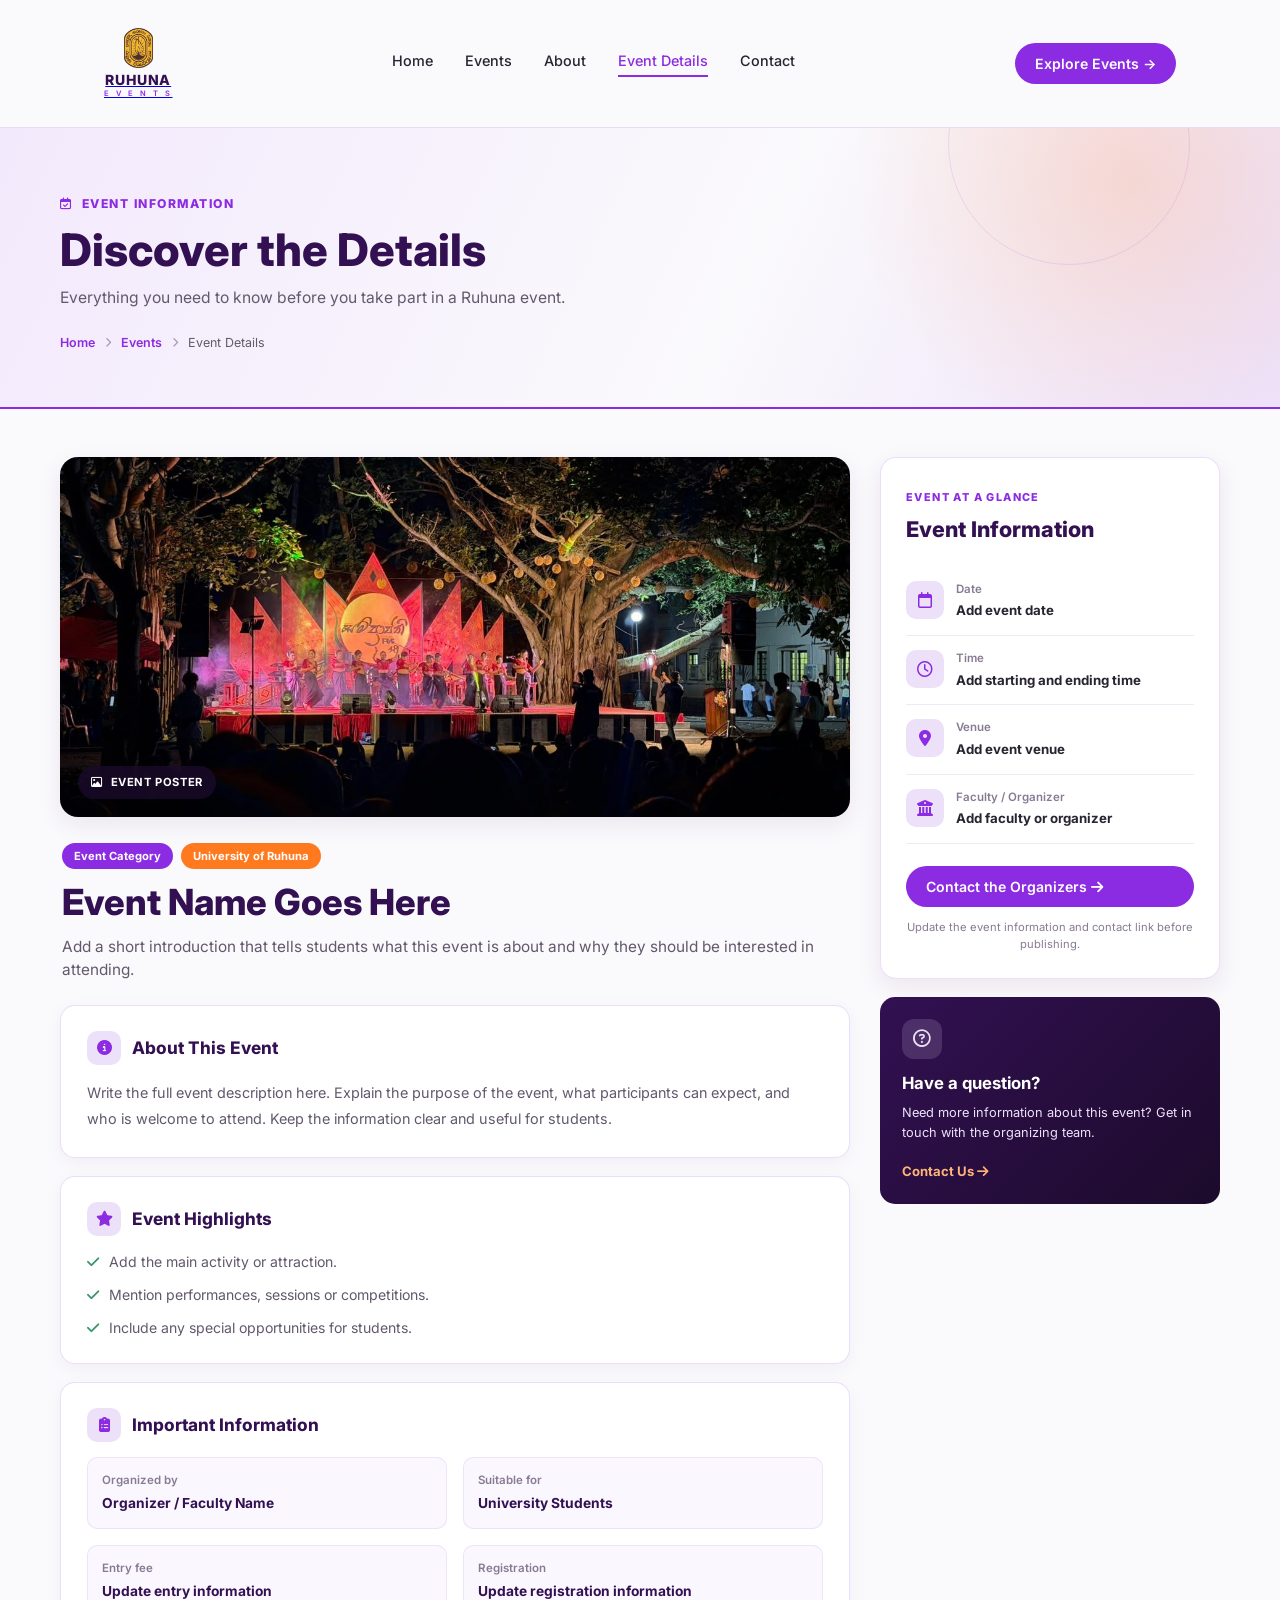
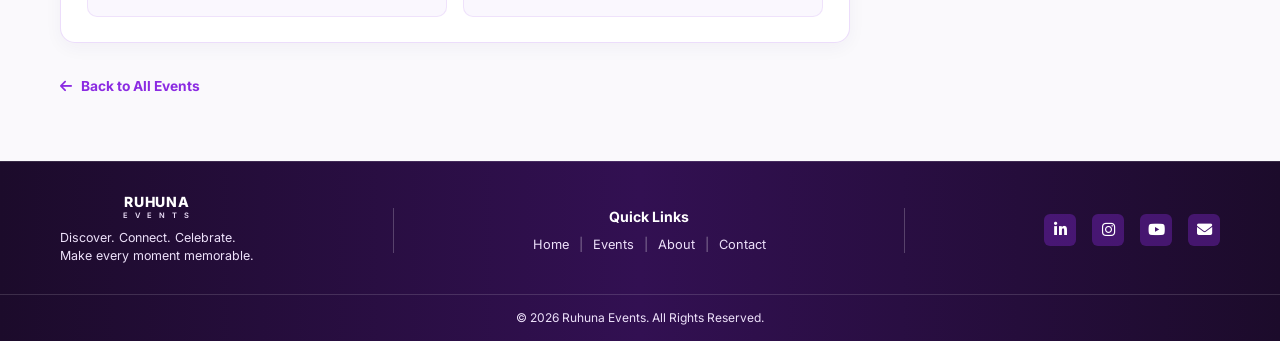
<file: pages/details.html>
<!DOCTYPE html>
<html lang="en">
<head>
    <meta charset="UTF-8">
    <meta name="viewport" content="width=device-width, initial-scale=1.0">
    <title>Event Details | Ruhuna Events</title>

    <link href="https://fonts.googleapis.com/css2?family=Inter:wght@300;400;500;600;700;800&display=swap" rel="stylesheet">
    <link rel="stylesheet" href="https://cdnjs.cloudflare.com/ajax/libs/font-awesome/6.4.0/css/all.min.css">

    <link rel="stylesheet" href="../css/details.css">
    <link rel="stylesheet" href="../css/common.css">

</head>
<body>
    <header class="navbar">
        <div class="container nav-container">
            <a href="../index.html" class="logo" aria-label="Ruhuna Events Home">
                <img src="../assets/RuhLogo.png" alt="University of Ruhuna logo" class="logo-img">
                <span class="logo-text">
                    <span class="brand">RUHUNA</span>
                    <span class="sub-brand">E V E N T S</span>
                </span>
            </a>

            <nav class="nav-links" aria-label="Main navigation">
                <a href="../index.html">Home</a>
                <a href="event.html">Events</a>
                <a href="about.html">About</a>
                <a href="details.html" class="active" aria-current="page">Event Details</a>
                <a href="contact.html">Contact</a>
            </nav>

            <a href="event.html" class="btn-primary">Explore Events &rarr;</a>
        </div>
    </header>

    <main>
        <section class="page-hero">
            <div class="container">
                <p class="eyebrow"><i class="fa-regular fa-calendar-check"></i> EVENT INFORMATION</p>
                <h1>Discover the Details</h1>
                <p>Everything you need to know before you take part in a Ruhuna event.</p>
                <div class="breadcrumb">
                    <a href="../index.html">Home</a>
                    <i class="fa-solid fa-chevron-right"></i>
                    <a href="event.html">Events</a>
                    <i class="fa-solid fa-chevron-right"></i>
                    <span>Event Details</span>
                </div>
            </div>
        </section>
        <section class="event-details-section">
            <div class="container">

                <div class="event-layout">
                    <div class="event-main">

                        <div class="event-image-wrap">
                            <img src="../assets/Samprapthi.jpg" alt="Event poster" class="event-image">
                            <span class="image-label"><i class="fa-regular fa-image"></i> EVENT POSTER</span>
                        </div>

                        <div class="event-heading">
                            <div class="event-tags">
                                <span class="tag tag-purple">Event Category</span>
                                <span class="tag tag-orange">University of Ruhuna</span>
                            </div>
                            <h2>Event Name Goes Here</h2>
                            <p class="event-intro">
                                Add a short introduction that tells students what this event is about
                                and why they should be interested in attending.
                            </p>
                        </div>

                        <div class="content-card">
                            <h3><span class="heading-icon"><i class="fa-solid fa-circle-info"></i></span> About This Event</h3>
                            <p>
                                Write the full event description here. Explain the purpose of the event,
                                what participants can expect, and who is welcome to attend. Keep the
                                information clear and useful for students.
                            </p>
                        </div>

                        <div class="content-card">
                            <h3><span class="heading-icon"><i class="fa-solid fa-star"></i></span> Event Highlights</h3>
                            <ul class="highlight-list">
                                <li><i class="fa-solid fa-check"></i> Add the main activity or attraction.</li>
                                <li><i class="fa-solid fa-check"></i> Mention performances, sessions or competitions.</li>
                                <li><i class="fa-solid fa-check"></i> Include any special opportunities for students.</li>
                            </ul>
                        </div>

                        <div class="content-card">
                            <h3><span class="heading-icon"><i class="fa-solid fa-clipboard-list"></i></span> Important Information</h3>
                            <div class="info-grid">
                                <div class="info-item">
                                    <span class="info-label">Organized by</span>
                                    <strong>Organizer / Faculty Name</strong>
                                </div>
                                <div class="info-item">
                                    <span class="info-label">Suitable for</span>
                                    <strong>University Students</strong>
                                </div>
                                <div class="info-item">
                                    <span class="info-label">Entry fee</span>
                                    <strong>Update entry information</strong>
                                </div>
                                <div class="info-item">
                                    <span class="info-label">Registration</span>
                                    <strong>Update registration information</strong>
                                </div>
                            </div>
                        </div>
                    </div>
                    <aside class="event-sidebar">
                        <div class="summary-card">
                            <span class="summary-kicker">EVENT AT A GLANCE</span>
                            <h3>Event Information</h3>

                            <div class="summary-row">
                                <span class="summary-icon"><i class="fa-regular fa-calendar"></i></span>
                                <div>
                                    <small>Date</small>
                                    <strong>Add event date</strong>
                                </div>
                            </div>

                            <div class="summary-row">
                                <span class="summary-icon"><i class="fa-regular fa-clock"></i></span>
                                <div>
                                    <small>Time</small>
                                    <strong>Add starting and ending time</strong>
                                </div>
                            </div>

                            <div class="summary-row">
                                <span class="summary-icon"><i class="fa-solid fa-location-dot"></i></span>
                                <div>
                                    <small>Venue</small>
                                    <strong>Add event venue</strong>
                                </div>
                            </div>

                            <div class="summary-row">
                                <span class="summary-icon"><i class="fa-solid fa-building-columns"></i></span>
                                <div>
                                    <small>Faculty / Organizer</small>
                                    <strong>Add faculty or organizer</strong>
                                </div>
                            </div>

                            <a href="contact.html" class="btn-primary summary-button">Contact the Organizers <i class="fa-solid fa-arrow-right"></i></a>
                            <p class="summary-note">Update the event information and contact link before publishing.</p>
                        </div>

                        <div class="help-card">
                            <div class="help-icon"><i class="fa-regular fa-circle-question"></i></div>
                            <h3>Have a question?</h3>
                            <p>Need more information about this event? Get in touch with the organizing team.</p>
                            <a href="contact.html">Contact Us <i class="fa-solid fa-arrow-right"></i></a>
                        </div>
                    </aside>
                </div>

                <div class="back-link-wrap">
                    <a href="event.html" class="back-link"><i class="fa-solid fa-arrow-left"></i> Back to All Events</a>
                </div>

            </div>
        </section>
    </main>
    <footer class="footer">
        <div class="container footer-top">
            <div class="footer-brand">
                <div class="logo-text">
                    <span class="brand">RUHUNA</span>
                    <span class="sub-brand">E V E N T S</span>
                </div>
                <p>
                    Discover. Connect. Celebrate.<br>
                    Make every moment memorable.
                </p>
            </div>

            <div class="footer-divider"></div>

            <div class="footer-links">
                <h4>Quick Links</h4>
                <div class="links-row">
                    <a href="../index.html">Home</a>
                    <span>|</span>
                    <a href="event.html">Events</a>
                    <span>|</span>
                    <a href="about.html">About</a>
                    <span>|</span>
                    <a href="contact.html">Contact</a>
                </div>
            </div>

            <div class="footer-divider"></div>

            <div class="footer-socials">
                <a href="#" aria-label="LinkedIn"><i class="fa-brands fa-linkedin-in"></i></a>
                <a href="#" aria-label="Instagram"><i class="fa-brands fa-instagram"></i></a>
                <a href="#" aria-label="YouTube"><i class="fa-brands fa-youtube"></i></a>
                <a href="#" aria-label="Email"><i class="fa-solid fa-envelope"></i></a>
            </div>
        </div>

        <div class="footer-bottom">
            <div class="container">
                <p>&copy; 2026 Ruhuna Events. All Rights Reserved.</p>
            </div>
        </div>
    </footer>

</body>
</html>
</file>
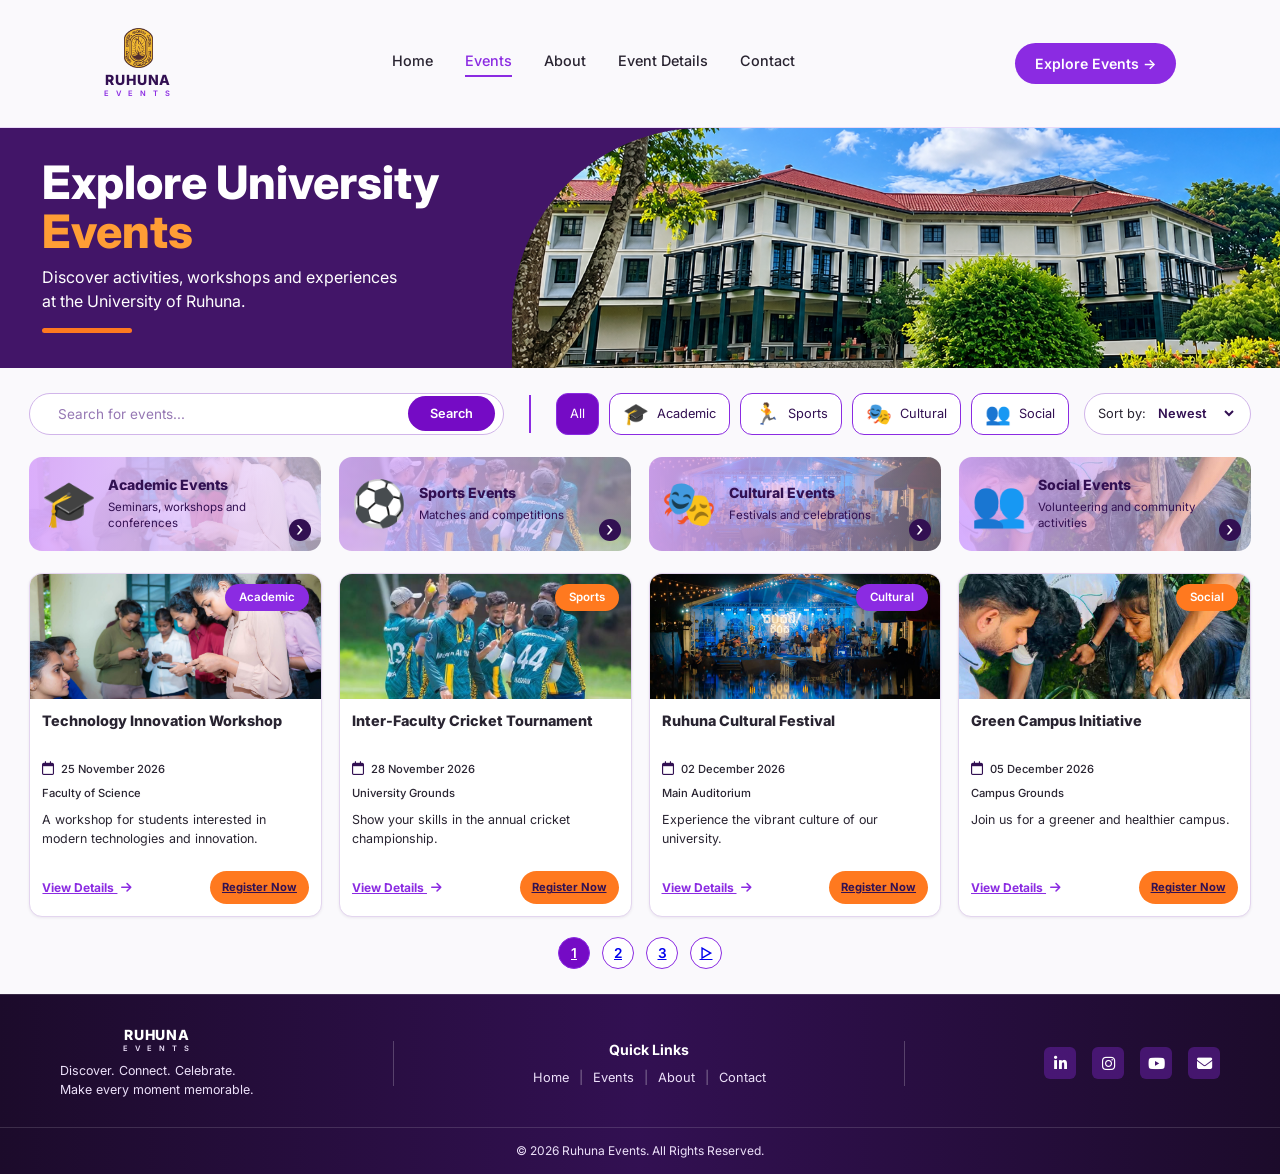
<file: pages/event.html>
<!DOCTYPE html>
<html lang="en">

<head>
    <meta charset="UTF-8">
    <meta name="viewport" content="width=device-width, initial-scale=1.0">

    <title>Events | Ruhuna Events</title>
    <link rel="preconnect" href="https://fonts.googleapis.com">
    <link rel="preconnect" href="https://fonts.gstatic.com" crossorigin>
    <link href="https://fonts.googleapis.com/css2?family=Inter:wght@400;500;600;700;800&display=swap" rel="stylesheet">

    <link rel="stylesheet" href="https://cdnjs.cloudflare.com/ajax/libs/font-awesome/6.5.1/css/all.min.css">

    <link rel="stylesheet" href="../css/common.css">

    <link rel="stylesheet" href="../css/event.css">

</head>

<body>

    <header class="navbar">
        <div class="container nav-container">

            <div class="logo">
                <img src="../assets/RuhLogo.png" alt="University of Ruhuna logo" class="logo-img">

                <div class="logo-text">
                    <span class="brand">RUHUNA</span>
                    <span class="sub-brand">E V E N T S</span>
                </div>
            </div>

<nav class="nav-links">
    <a href="../index.html">Home</a>
    <a href="event.html" class="active">Events</a>
    <a href="about.html">About</a>
    <a href="details.html">Event Details</a>
    <a href="contact.html">Contact</a>
</nav>

<a href="event.html" class="btn-primary">Explore Events &rarr;</a>

        </div>
    </header>

    <section class="events-hero">

        <div class="events-hero-content">

            <h1>
                Explore University
                <span>Events</span>
            </h1>

            <p>
                Discover activities, workshops and experiences
                <br>
                at the University of Ruhuna.
            </p>

            <div class="hero-line"></div>

        </div>

        <div class="events-hero-image">

            <img src="../assets/uni_image.png"
                 alt="University Campus">

        </div>

    </section>

    <main class="main-content">

        <section class="filter-section">

            <div class="search-box">

                <input type="text"
                       placeholder="Search for events..."
                       aria-label="Search for events">

                <button type="button">
                    Search
                </button>

            </div>


            <div class="filter-divider"></div>


            <div class="filter-buttons">

                <button class="filter-btn selected" type="button">
                    All
                </button>

                <button class="filter-btn" type="button">
                    <span class="big-emoji">🎓</span>
                    Academic
                </button>

                <button class="filter-btn" type="button">
                    <span class="big-emoji">🏃</span>
                    Sports
                </button>

                <button class="filter-btn" type="button">
                    <span class="big-emoji">🎭</span>
                    Cultural
                </button>

                <button class="filter-btn" type="button">
                    <span class="big-emoji">👥</span>
                    Social
                </button>

            </div>


            <div class="sort-box">

                <label for="event-sort">Sort by:</label>

                <select id="event-sort">

                    <option>Newest</option>
                    <option>Oldest</option>
                    <option>Upcoming</option>

                </select>

            </div>

        </section>

        <section class="category-section">


            <div class="category academic-category">

                <div class="category-icon">🎓</div>

                <div>
                    <h3>Academic Events</h3>
                    <p>Seminars, workshops and conferences</p>
                </div>

                <span class="category-arrow">›</span>

            </div>


            <div class="category sports-category">

                <div class="category-icon">⚽</div>

                <div>
                    <h3>Sports Events</h3>
                    <p>Matches and competitions</p>
                </div>

                <span class="category-arrow">›</span>

            </div>


            <div class="category cultural-category">

                <div class="category-icon">🎭</div>

                <div>
                    <h3>Cultural Events</h3>
                    <p>Festivals and celebrations</p>
                </div>

                <span class="category-arrow">›</span>

            </div>


            <div class="category social-category">

                <div class="category-icon">👥</div>

                <div>
                    <h3>Social Events</h3>
                    <p>Volunteering and community activities</p>
                </div>

                <span class="category-arrow">›</span>

            </div>

        </section>

        <section class="events-grid">

            <article class="event-card">

                <div class="event-image">

                    <img src="../assets/workshop.jpeg"
                         alt="Technology Innovation Workshop">

                    <span class="event-tag academic-tag">
                        Academic
                    </span>

                </div>

                <div class="event-details">

                    <h3>Technology Innovation Workshop</h3>

                    <div class="event-info">

                        <span>
                            <i class="fa-regular fa-calendar"></i>
                            25 November 2026
                        </span>

                        <span>
                            Faculty of Science
                        </span>

                    </div>

                    <p>
                        A workshop for students interested in
                        modern technologies and innovation.
                    </p>

                    <div class="event-actions">

                        <a href="../pages/details.html">
                            View Details <i class="fa-solid fa-arrow-right"></i>
                        </a>

                        <a href="../pages/contact.html" class="register-btn">
                            Register Now
                        </a>

                    </div>

                </div>

            </article>

            <article class="event-card">

                <div class="event-image">

                    <img src="../assets/sports.jpeg"
                         alt="Inter-Faculty Cricket Tournament">

                    <span class="event-tag sports-tag">
                        Sports
                    </span>

                </div>

                <div class="event-details">

                    <h3>Inter-Faculty Cricket Tournament</h3>

                    <div class="event-info">

                        <span>
                            <i class="fa-regular fa-calendar"></i>
                            28 November 2026
                        </span>

                        <span>
                            University Grounds
                        </span>

                    </div>

                    <p>
                        Show your skills in the annual cricket
                        championship.
                    </p>

                    <div class="event-actions">

                        <a href="../pages/details.html">
                            View Details <i class="fa-solid fa-arrow-right"></i>
                        </a>

                        <a href="../pages/contact.html" class="register-btn">
                            Register Now
                        </a>

                    </div>

                </div>

            </article>

            <article class="event-card">

                <div class="event-image">

                    <img src="../assets/cultural_festival.jpg"
                         alt="Ruhuna Cultural Festival">

                    <span class="event-tag cultural-tag">
                        Cultural
                    </span>

                </div>

                <div class="event-details">

                    <h3>Ruhuna Cultural Festival</h3>

                    <div class="event-info">

                        <span>
                            <i class="fa-regular fa-calendar"></i>
                            02 December 2026
                        </span>

                        <span>
                            Main Auditorium
                        </span>

                    </div>

                    <p>
                        Experience the vibrant culture of
                        our university.
                    </p>

                    <div class="event-actions">

                        <a href="../pages/details.html">
                            View Details <i class="fa-solid fa-arrow-right"></i>
                        </a>

                        <a href="../pages/contact.html" class="register-btn">
                            Register Now
                        </a>

                    </div>

                </div>

            </article>
            <article class="event-card">

                <div class="event-image">

                    <img src="../assets/social.jpeg"
                         alt="Green Campus Initiative">

                    <span class="event-tag social-tag">
                        Social
                    </span>

                </div>

                <div class="event-details">

                    <h3>Green Campus Initiative</h3>

                    <div class="event-info">

                        <span>
                            <i class="fa-regular fa-calendar"></i>
                            05 December 2026
                        </span>

                        <span>
                            Campus Grounds
                        </span>

                    </div>

                    <p>
                        Join us for a greener and healthier campus.
                    </p>

                    <div class="event-actions">

                        <a href="../pages/details.html">
                            View Details <i class="fa-solid fa-arrow-right"></i>
                        </a>

                        <a href="../pages/contact.html" class="register-btn">
                            Register Now
                        </a>

                    </div>

                </div>

            </article>


        </section>
        <div class="pagination">

            <a href="#" class="current-page">1</a>
            <a href="#">2</a>
            <a href="#">3</a>
            <a href="#" aria-label="Next page">▷</a>

        </div>


    </main>

    <footer class="footer">

        <div class="container footer-top">

            <div class="footer-brand">

                <div class="logo-text">

                    <span class="brand">RUHUNA</span>
                    <span class="sub-brand">E V E N T S</span>

                </div>

                <p>
                    Discover. Connect. Celebrate.
                    <br>
                    Make every moment memorable.
                </p>

            </div>


            <div class="footer-divider"></div>


            <div class="footer-links">

                <h4>Quick Links</h4>

                <div class="links-row">

                    <a href="../index.html">Home</a>
                    <span>|</span>
                    <a href="event.html">Events</a>
                    <span>|</span>
                    <a href="about.html">About</a>
                    <span>|</span>
                    <a href="contact.html">Contact</a>

                </div>

            </div>


            <div class="footer-divider"></div>


            <div class="footer-socials">

                <a href="#" aria-label="LinkedIn">
                    <i class="fa-brands fa-linkedin-in"></i>
                </a>

                <a href="#" aria-label="Instagram">
                    <i class="fa-brands fa-instagram"></i>
                </a>

                <a href="#" aria-label="YouTube">
                    <i class="fa-brands fa-youtube"></i>
                </a>

                <a href="#" aria-label="Email">
                    <i class="fa-solid fa-envelope"></i>
                </a>

            </div>

        </div>


        <div class="footer-bottom">

            <div class="container">

                <p>
                    &copy; 2026 Ruhuna Events. All Rights Reserved.
                </p>

            </div>

        </div>

    </footer>


</body>
</html>
</file>
<file: css/common.css>
* {
    margin: 0;
    padding: 0;
    box-sizing: border-box;
    font-family: 'Inter', sans-serif;
}

body {
    background-color: #FAF9FC;
    color: #292431;
    line-height: 1.5;
}

.container {
    max-width: 1200px;
    margin: 0 auto;
    padding: 0 20px;
}

.btn-primary {
    display: inline-block;
    background-color: #8B2BE2;
    color: #ffffff;
    padding: 10px 20px;
    border-radius: 50px;
    font-size: 0.88rem;
    font-weight: 600;
    text-decoration: none;
    transition: background-color 0.2s ease, transform 0.2s ease;
}

.btn-primary:hover {
    background-color: #6F1BC1;
    transform: translateY(-1px);
}
.navbar {
    background-color: #FAF9FC;
    padding: 16px 0;
    border-bottom: 1px solid rgba(139, 43, 226, 0.15);
}

.nav-container {
    display: flex;
    align-items: center;
    justify-content: space-between;
    padding: 12px 5%;
}

.logo {
    display: flex;
    flex-direction: column;
    align-items: center;
    justify-content: center;
    text-align: center;
    width: fit-content;
}

.logo-img {
    width: 34px;
    height: 40px;
    object-fit: contain;
    display: block;
    margin-bottom: 4px;
}

.logo-text {
    display: flex;
    flex-direction: column;
    align-items: center;
    line-height: 1.15;
}

.brand {
    display: block;
    font-size: 14px;
    font-weight: 800;
    color: #321052;
    letter-spacing: 0.8px;
}

.sub-brand {
    display: block;
    font-size: 7.5px;
    font-weight: 600;
    color: #8B2BE2;
    letter-spacing: 2.5px;
    margin-top: 2px;
}

.nav-links {
    display: flex;
    gap: 32px;
}

.nav-links a {
    color: #292431;
    text-decoration: none;
    font-size: 0.9rem;
    font-weight: 500;
    padding-bottom: 6px;
    position: relative;
    transition: color 0.2s;
}

.nav-links a:hover,
.nav-links a.active {
    color: #8B2BE2;
}

.nav-links a.active::after {
    content: '';
    position: absolute;
    bottom: 0;
    left: 0;
    width: 100%;
    height: 2px;
    background-color: #8B2BE2;
}
.footer {
    background: linear-gradient(90deg, #1C0B2B 0%, #321052 50%, #1C0B2B 100%);
    color: #ffffff;
    padding-top: 32px;
    border-top: 1px solid rgba(255, 255, 255, 0.12);
}

.footer .brand {
    color: #ffffff;
}

.footer .sub-brand {
    color: #EDE1FA;
}

.footer-top {
    display: flex;
    align-items: center;
    justify-content: space-between;
    padding-bottom: 28px;
}

.footer-brand p {
    font-size: 0.78rem;
    color: #EDE1FA;
    margin-top: 8px;
}

.footer-divider {
    width: 1px;
    height: 45px;
    background-color: rgba(255, 255, 255, 0.22);
}

.footer-links {
    text-align: center;
}

.footer-links h4 {
    font-size: 0.88rem;
    margin-bottom: 8px;
    color: #ffffff;
}

.links-row {
    display: flex;
    align-items: center;
    gap: 10px;
    font-size: 0.8rem;
}

.links-row a {
    color: #EDE1FA;
    text-decoration: none;
}

.links-row a:hover {
    text-decoration: underline;
}

.links-row span {
    color: rgba(255, 255, 255, 0.4);
}

.footer-socials {
    display: flex;
    gap: 16px;
}

.footer-socials a {
    width: 32px;
    height: 32px;
    border-radius: 6px;
    background-color: rgba(139, 43, 226, 0.35);
    color: #ffffff;
    display: flex;
    align-items: center;
    justify-content: center;
    text-decoration: none;
    font-size: 0.95rem;
    transition: background-color 0.2s;
}

.footer-socials a:hover {
    background-color: #8B2BE2;
}

.footer-bottom {
    border-top: 1px solid rgba(255, 255, 255, 0.14);
    padding: 14px 0;
    text-align: center;
    font-size: 0.75rem;
    color: #EDE1FA;
}
@media (max-width: 768px) {
    .nav-links {
        display: none;
    }

    .footer-top {
        flex-direction: column;
        gap: 20px;
        text-align: center;
    }

    .footer-divider {
        display: none;
    }
}
</file>
<file: css/home.css>
.hero {
    position: relative;
    background: #F3E9FC url('../assets/ruhuna_events.jpeg') center/cover no-repeat;
    padding: 95px 0 105px;
    border-bottom: 2px solid #8B2BE2;
    color: #321052;
    filter: saturate(1.35) contrast(1.4);
}

.hero-overlay {
    position: absolute;
    inset: 0;
    background: linear-gradient(
        90deg,
        rgba(250, 249, 252, 0.7) 0%,
        rgba(243, 233, 252, 0.42) 48%,
        rgba(250, 249, 252, 0.02) 100%
    );
}

.hero-content {
    position: relative;
    z-index: 1;
    color: #321052;
}

.hero-content h1 {
    font-size: 2.75rem;
    font-weight: 700;
    line-height: 1.2;
    margin-bottom: 16px;
    color: #321052;
    text-shadow: 0 1px 12px rgba(255, 255, 255, 0.8);
}

.hero-content h2 {
    color: #8B2BE2;
    text-shadow: 0 1px 10px rgba(255, 255, 255, 0.85);
}

.hero-content p {
    font-size: 0.98rem;
    font-weight: 500;
    color: #292431;
    margin-bottom: 28px;
    text-shadow: 0 1px 8px rgba(255, 255, 255, 0.9);
}
.featured-events {
    padding: 48px 0 36px;
    background-color: #FAF9FC;
}

.section-heading {
    text-align: center;
    font-size: 1.45rem;
    font-weight: 700;
    letter-spacing: 1px;
    margin-bottom: 30px;
    color: #321052;
}

.cards-grid {
    display: grid;
    grid-template-columns: repeat(3, 1fr);
    gap: 24px;
}

.event-card {
    background-color: #EDE1FA;
    color: #292431;
    border: 1px solid rgba(139, 43, 226, 0.18);
    border-radius: 14px;
    padding: 12px;
    display: flex;
    gap: 14px;
    box-shadow: 0 8px 24px rgba(50, 16, 82, 0.08);
}

.card-img {
    width: 44%;
    min-height: 185px;
    border-radius: 10px;
    overflow: hidden;
    flex-shrink: 0;
}

.card-img img {
    width: 100%;
    height: 100%;
    object-fit: cover;
}
.poster-dark,
.poster-red {
    display: flex;
    align-items: center;
    justify-content: center;
    text-align: center;
    color: #ffffff;
}

.poster-dark {
    background: linear-gradient(135deg, #8B2BE2, #1C0B2B);
}

.poster-red {
    background: linear-gradient(135deg, #FF791F, #8B2BE2);
}

.poster-box {
    display: flex;
    flex-direction: column;
    font-weight: 800;
    font-size: 1.15rem;
    line-height: 1.15;
}

.poster-box small {
    font-size: 0.75rem;
    font-weight: 400;
    margin-top: 6px;
    opacity: 0.85;
}

.card-body {
    display: flex;
    flex-direction: column;
    justify-content: center;
    align-items: flex-start;
}

.badge {
    font-size: 0.68rem;
    font-weight: 600;
    padding: 3px 10px;
    border-radius: 50px;
    color: #ffffff;
    margin-bottom: 5px;
}

.badge-purple {
    background-color: #8B2BE2;
}

.badge-cyan {
    background-color: #FF791F;
}

.card-body h3 {
    font-size: 1.02rem;
    font-weight: 700;
    margin: 4px 0 6px;
    color: #321052;
}

.card-body .desc {
    font-size: 0.76rem;
    color: #62596D;
    margin-bottom: 10px;
    line-height: 1.4;
}

.card-body .meta {
    font-size: 0.75rem;
    color: #292431;
    margin-bottom: 2px;
}

.view-details {
    margin-top: 8px;
    font-size: 0.78rem;
    font-weight: 700;
    color: #8B2BE2;
    text-decoration: none;
}

.view-details:hover {
    text-decoration: underline;
}
.divider-title {
    display: flex;
    align-items: center;
    justify-content: center;
    gap: 14px;
    margin-bottom: 24px;
}

.divider-title::before,
.divider-title::after {
    content: '';
    width: 36px;
    height: 1px;
    background-color: #B58AE0;
}

.divider-title span {
    font-size: 0.78rem;
    font-weight: 700;
    letter-spacing: 1.2px;
    color: #8B2BE2;
}
.browse-section {
    padding: 20px 0;
    background-color: #FAF9FC;
}

.faculty-grid {
    display: grid;
    grid-template-columns: repeat(4, 1fr);
    gap: 14px;
}

.category-grid {
    display: grid;
    grid-template-columns: repeat(6, 1fr);
    gap: 14px;
}

.pill-btn {
    background-color: #EDE1FA;
    color: #321052;
    border: 1px solid rgba(139, 43, 226, 0.22);
    text-decoration: none;
    padding: 12px 14px;
    border-radius: 10px;
    font-size: 0.8rem;
    font-weight: 600;
    display: flex;
    align-items: center;
    gap: 10px;
    box-shadow: 0 2px 6px rgba(139, 43, 226, 0.06);
    transition: transform 0.2s, box-shadow 0.2s, background-color 0.2s, border-color 0.2s;
}

.pill-btn:hover {
    background-color: #E2CCF8;
    border-color: #8B2BE2;
    transform: translateY(-2px);
    box-shadow: 0 6px 15px rgba(139, 43, 226, 0.16);
}

.pill-btn i {
    font-size: 1rem;
    width: 26px;
    height: 26px;
    border-radius: 6px;
    display: flex;
    align-items: center;
    justify-content: center;
    background-color: #FAF9FC;
    flex-shrink: 0;
}
.icon-blue,
.icon-teal,
.icon-purple,
.icon-amber,
.icon-cyan,
.icon-indigo,
.icon-violet {
    color: #8B2BE2;
}

.icon-orange {
    color: #FF791F;
}

.icon-rose,
.icon-pink {
    color: #D9468D;
}

.icon-green,
.icon-lime {
    color: #39966B;
}

.why-section {
    padding: 36px 0 55px;
    background-color: #FAF9FC;
}

.features-grid {
    display: grid;
    grid-template-columns: repeat(3, 1fr);
    gap: 32px;
}

.feature-item {
    display: flex;
    align-items: flex-start;
    gap: 16px;
}

.feature-icon {
    width: 52px;
    height: 52px;
    border-radius: 50%;
    background-color: #EDE1FA;
    color: #8B2BE2;
    display: flex;
    align-items: center;
    justify-content: center;
    font-size: 1.35rem;
    flex-shrink: 0;
}

.feature-text h4 {
    font-size: 0.98rem;
    font-weight: 700;
    margin-bottom: 6px;
    color: #321052;
}

.feature-text p {
    font-size: 0.8rem;
    color: #62596D;
    line-height: 1.45;
}
@media (max-width: 1024px) {
    .cards-grid {
        grid-template-columns: repeat(2, 1fr);
    }

    .faculty-grid {
        grid-template-columns: repeat(2, 1fr);
    }

    .category-grid {
        grid-template-columns: repeat(3, 1fr);
    }
}

@media (max-width: 768px) {
    .hero-content h1 {
        font-size: 2rem;
    }

    .cards-grid,
    .features-grid {
        grid-template-columns: 1fr;
    }

    .faculty-grid,
    .category-grid {
        grid-template-columns: repeat(2, 1fr);
    }
}
</file>
<file: about.css>
:root {
    --white: #FAF9FC;
    --deep-purple: #321052;
    --light-purple: #EDE1FA;
    --primary-purple: #8B2BE2;
    --orange: #FF8C00;
}
body{
    font-family: Georgia, 'Times New Roman', Times, serif, sans-serif;
    color:black;
}
span{
    color: #b41bb9;
}
.navbar {
    width: 100%;
    min-height: 75px;
    padding: 12px 2.3%;
    display: flex;
    align-items: center;
    justify-content: space-between;
    background-color: white;
    box-shadow: 0 2px 12px rgba(50, 16, 82, 0.08);
    position: relative;
    z-index: 10;
    box-sizing: border-box;
}
.logo {
    display: flex;
    align-items: center;
    gap: 10px;
    color:  #321052;
}

.logo-icon {
    width: 42px;
    height: 42px;
    display: flex;
    align-items: center;
    justify-content: center;
    background-color:  #F3E9FC;
    border-radius: 50%;
    color: #6517A5;
    font-size: 28px;
}

.logo-text {
    font-size: 23px;
    font-weight: 800;
    line-height: 1.05;
    letter-spacing: 1px;
}

.logo-text small {
    display: block;
    font-size: 11px;
    letter-spacing: 5px;
}

.nav-links {
    display: flex;
    align-items: center;
    gap: 35px;
}

.nav-links a {
    color:#321052;
    font-size: 14px;
    font-weight: 600;
    transition: 0.3s;
}

.nav-links a:hover {
    color: #6517A5;
}

.nav-button {
    background-color: #6B21a8;
    color: white;
    padding:12px 25px;
    border: none;
    border-radius: 25px;
    font-size: 16px;
    cursor: pointer;
    margin-bottom: 10px;
}
.explorebtn{
    color: white;
    text-decoration: none;
}

.nav-button:hover {
    background-color: #6517A5;
    transform: translateY(-2px);
}

.header{
    font-size: 13px;
    font-weight:bold;
}
.headerbody{
    color: black;
}
.cardMain{
    width: 100%;
    height: 150px;
    position: relative;
}
.Image{
    width: 95%;
    height: 125px;
    object-fit: cover;
    border-radius: 15px;
}
.Info{
    position: absolute;
    align-items: center;
    bottom: 0;
    left: 0;
    width: 92%;
    height: 30px;
    background: #c5bbbb;
    border: 2px solid #e5d5f5;
    border-radius: 12px;
    display: flex;
    padding: 10px;
    gap: 10px;
    box-shadow: 0 5px 5px rgba(0, 0, 0, 1);
    transition: 0.3s;
    flex-shrink: 0;
}
.Info:hover{
    background: #f3ad2c;
    color: white;
}
.Icon{
    width: 45px;
    height: 45px;
    background: #6515a5;
    color: white;
    border-radius: 50%;
    display: flex;
    justify-content: center;
    align-items: center;
    font-size: 25px;
    flex-shrink: 0;
}
.Text{
    flex: 1;
}
.Text h4{
    color: #401065;
    font-size: 15px;
    margin-bottom: 0px;
    padding-top: 6px;
    
}
.Text p{
    color: #65477d;
    font-size: 10px;
    padding-bottom: 15px;
   
}
.card{
    display: flex;
    gap: 0px;
    flex-wrap: nowrap;
    overflow-x: auto;
    padding-bottom: 15px;
}
.box1{
   flex: 1;
   padding: 20px;
   background-color: #ddc6f0;
   border-radius: 15px;
}
.box1 p{
    font-weight: bold;
    font-size: small;
    color: #68126b;
}
.uniImage{
    flex: 1;
    border: 3px purple;
}
.uniImage img{
    width: 100%;
    height: 309px;
    object-fit: cover;
    border: 3px purple;
    border-radius: 15px;
}
.mainBox{
    display: flex;
    align-items: center;
    gap: 0px;
    height: 270px;
    position: relative;
    overflow: hidden;
    border-radius: 0 0 25px 25px;
}
.mainBox::before{
    content: "";
    position: absolute;
    top: -10%;
    left: 48%;
    width: 100px;
    height: 120%;
    background: #6515a5;
    border-radius: 0 60px 60px 0;
    transform: rotate(12deg);
    z-index: 1;
}
.mainBox::after{
    content: "";
    position: absolute;
    top: -10%;
    left: 47%;
    width: 15px;
    height: 120%;
    background: #f5a742;
    border-radius: 30px 0 0 30px;
    transform: rotate(12deg);
    z-index: 1;
}
.middle{
    position: absolute;
    left: 52.5%;
    top: 50%;
    transform: translate(-50%, -50%);
    width: 75px;
    height: 75px;
    color:white;
    border: 6px solid rgb(88, 4, 81);
    border-radius: 50%;
    display: flex;
    justify-content: center;
    align-items: center;
    z-index: 5;
}
.content1{
    text-align: center;
    font-size: small;
    font-weight: bold;
    color: #68126b;
}
#mar{
    font-size: 30px;
}
#ex{
    font-size: 20px;
    color: #390c44;
}
#col{
    color: #381852;
    font-size: 15px;
}
#heading{
    font-size: 25px;
    color: #6515a5;
    padding: 5px;
}
.aboutContent{
    line-height: 1;
    color: #6e0b77;
    font-size: 16px;
    font-family: Arial, Helvetica, sans-serif;
    font-weight: bold;
    display: flex;
    align-items: center;
    gap: 50px;
    justify-content: space-between;
    margin-right: 20px;
    padding-left: 20px;
    background-color: #f8c8fa;
    border-radius: 15px;
}
.aboutpar{
    width: 40%;
}
.eventpic{
    width: 40%;
    flex-shrink: 0;
}
.eventpic img{
    width: 100%;
    height: 175px;
    object-fit: cover;
    border-radius: 10px;
    transform: perspective(200px) rotateY(-10deg);
    border: #6e0b77;
    border-radius: 10px;
    box-shadow: 0 4px 10px rgba(100, 8, 80, 0.3);
}
.misvis{
    display: flex;
    justify-content: space-between;
    background-color: #e3d4e9;
    text-align: left;
    gap: 30px;
    padding: 20px;
    border-radius: 15px;
}
.mission,.vision{
    flex: 1;
    background: 25px rgb(231, 207, 163);
    border-radius: 20px;
    gap: 5px;
    padding-left: 75px;
    border: 3px rgb(236, 141, 16);
    box-shadow: 0 4px 12px rgba(0, 0, 0, 1);
    border: 1px solid #ea6ef5;
}
.vision{
    flex: 1;
}
.bottomPart{
    display: flex;
    justify-content: space-between;
    align-items: flex-start;
    gap: 20px;
    text-align: center;
}
.bottomPart div{
    flex: 1;
}
.featB{
    flex: 1;
    background-color: white;
    padding: 10px 15px;
    border-radius: 12px;
    text-align: center;
    box-shadow: 0 4px 12px rgba(0, 0, 0, 1);
    border: 1px solid #ea6ef5;
}
.mh1{
    font-size: medium;

}
.footer {
    background-color: #321052;
    color: white;
}

.footer-content {
    padding: 45px 9%;
    display: grid;
    grid-template-columns: 1.3fr 0.8fr 1fr;
    gap: 60px;
}

.footer-logo {
    display: inline-block;
    color: white;
    font-size: 23px;
    font-weight: 800;
    letter-spacing: 1px;
    line-height: 1.2;
}

.footer-logo small {
    display: block;
    font-size: 11px;
    letter-spacing: 5px;
}

.footer-brand p {
    margin-top: 15px;
    color: #D9C9E5;
    font-size: 12px;
    line-height: 1.8;
}

.footer-links,
.footer-contact {
    display: flex;
    flex-direction: column;
    gap: 10px;
}

.footer-links h3,
.footer-contact h3 {
    margin-bottom: 5px;
    color: #FF941F;
    font-size: 15px;
}

.footer-links a,
.footer-contact p {
    color: #E4D8ED;
    font-size: 12px;
    transition: 0.3s;
}

.footer-links a:hover {
    color: #FF941F;
}

.footer-bottom {
    padding: 18px;
    border-top: 1px solid rgba(255, 255, 255, 0.15);
    text-align: center;
}

.footer-bottom p {
    color: #D9C9E5;
    font-size: 11px;
}
</file>
<file: style.css>
:root {
    --white: #FAF9FC;
    --deep-purple: #321052;
    --light-purple: #EDE1FA;
    --primary-purple: #8B2BE2;
}

.navbar {
    width: 100%;
    min-height: 75px;
    padding: 12px 2.3%;
    display: flex;
    align-items: center;
    justify-content: space-between;
    background-color: var(--white);
    box-shadow: 0 2px 12px rgba(50, 16, 82, 0.08);
    position: relative;
    z-index: 10;
    box-sizing: border-box;
}



.logo {
    display: flex;
    align-items: center;
    gap: 10px;
    color: var(--deep-purple);
}

.logo-icon {
    width: 42px;
    height: 42px;
    display: flex;
    align-items: center;
    justify-content: center;
    background-color: var(--light-purple);
    border-radius: 50%;
    color: var(--primary-purple);
    font-size: 28px;
}



.logo-text {
    font-size: 23px;
    font-weight: 800;
    line-height: 1.05;
    letter-spacing: 1px;
}

.logo-text small {
    display: block;
    font-size: 11px;
    letter-spacing: 5px;
}

.nav-links {
    display: flex;
    align-items: center;
    gap: 35px;
}

.nav-links a {
    color: var(--deep-purple);
    font-size: 14px;
    font-weight: 600;
    transition: 0.3s;
}

.nav-links a:hover {
    color: var(--primary-purple);
}

.nav-button {
    padding: 11px 22px;
    background-color: var(--deep-purple);
    color: var(--white);
    border-radius: 30px;
    font-size: 13px;
    font-weight: 600;
    transition: 0.3s;
}

.nav-button:hover {
    background-color: var(--primary-purple);
    transform: translateY(-2px);
}

/* HERO SECTION  */

.hero {
    height: 15rem;
    display: flex;
    position: relative;
    overflow: hidden;
    background: #421568;
}

.hero-content {
    width: 43%;
    padding: 1.6rem 0 0.9rem 3.3%;
    color: white;
    z-index: 2;
    position: relative;
}

.hero-content h1 {
    font-size: clamp(2.1rem, 3.6vw, 3.6rem);
    line-height: 1.08;
    font-weight: 800;
}

.hero-content h1 span {
    display: block;
    color: #FF9D35;
}

.hero-content p {
    font-size: 1.2rem;
    line-height: 1.3;
    margin-top: 0.3rem;
}

.hero-line {
    width: 5.6rem;
    height: 0.3rem;
    background: #FF791F;
    border-radius: 0.6rem;
    margin-top: 0.9rem;
}

.hero-image {
    position: absolute;
    right: 0;
    top: 0;
    width: 60%;
    height: 100%;
    overflow: hidden;
    border-radius: 11.9rem 0 0 0 ;
}

.hero-image img {
    width: 100%;
    height: 100%;
    object-fit: cover;
    object-position: center;
}

/*  MAIN CONTENT  */

.main-content {
    padding: 1.19rem 2.3% 0.75rem;
}


/*  SEARCH AND FILTER  */

.filter-section {
    display: flex;
    align-items: center;
    justify-content: space-between;
    gap: 0.9375rem;
    margin-bottom: 1.1875rem;
}

.search-box {
    height: 2.6rem;
    display: flex;
    align-items: center;
    border: 0.06rem solid #D1B5EA;
    border-radius: 1.875rem;
    background: white;
    padding: 0 0.5rem 0 1.25rem;
    flex: 1;
    min-width: 13.125rem;
}

.search-box i {
    font-size: 1.19rem;
    color: #321052;
}

.search-box input {
    border: none;
    outline: none;
    flex: 1;
    min-width: 0;
    padding: 0.6rem 0.8rem;
    font-size: 0.9rem;
    color: #321052;
    background: transparent;
}

.search-box input::placeholder {
    color: #9678B4;
}

.search-box button {
    background: #750BC5;
    border: none;
    color: white;
    border-radius: 1.25rem;
    padding: 0.625rem 1.5rem;
    font-size: 0.8rem;
    font-weight: 600;
    cursor: pointer;
}

.filter-divider {
    width: 0.125rem;
    height: 2.4rem;
    background: #8B2BE2;
    margin: 0 0.625rem;
}

.filter-buttons {
    display: flex;
    align-items: center;
    gap: 0.75rem;
}

.filter-btn {
    height: 2.57rem;
    border: 0.0625rem solid #8B2BE2;
    border-radius: 0.8125rem;
    padding: 0 0.9375rem;
    background: white;
    color: #321052;
    font-size: 0.8rem;
    display: flex;
    align-items: center;
    gap: 0.5625rem;
    white-space: nowrap;
    cursor: pointer;
    transition: 0.3s;
}


.filter-btn:hover,
.filter-btn.selected {
    background: #750BC5;
    color: white;
}

.sort-box {
    height: 2.5625rem;
    display: flex;
    align-items: center;
    gap: 0.5rem;
    border: 0.0625rem solid #D1B5EA;
    background: white;
    border-radius: 1.56rem;
    padding: 0 0.8rem;
    white-space: nowrap;
    font-size: 0.8rem;
}

.sort-box select {
    border: none;
    outline: none;
    background: transparent;
    color: #321052;
    font-weight: 600;
    cursor: pointer;
    font-size: 0.8rem;
}


/*  CATEGORY BANNERS */

.category-section {
    display: grid;
    grid-template-columns: repeat(4, 1fr);
    gap: 1.125rem;
    margin-bottom: 1.19rem;
}

.category {
    height: 5.875rem;
    display: flex;
    align-items: center;
    gap: 0.875rem;
    padding: 0.75rem 1rem;
    border-radius: 0.8125rem;
    overflow: hidden;
    position: relative;
    color: #321052;
    background-size: cover;
    background-position: center;
}

.academic-category-gradguation-cap{
    font-size: 5rem;
}

.academic-category {
    background:
    linear-gradient(90deg, rgba(220,172,255,.95), rgba(237,225,250,.68)),
    url("image/workshop.jpeg") center/cover;
}

.sports-category-football{
    font-size: 5rem;
}

.sports-category {
    background:
    linear-gradient(90deg, rgba(220,172,255,.88), rgba(237,225,250,.45)),
    url("image/sports.jpeg") center/cover;
}

.cultural-category-image{
    font-size: 5rem;
}

.cultural-category {
    background:
    linear-gradient(90deg, rgba(220,172,255,.90), rgba(237,225,250,.40)),
    url("image/cultural_festival.jpeg") center/cover;
}

.social-category-image{
    font-size: 5rem;
}

.social-category {
    background:
    linear-gradient(90deg, rgba(220,172,255,.90), rgba(237,225,250,.40)),
    url("image/social.jpeg") center/cover;
}

.category-card > i {
    font-size: 2.6rem;
    min-width: 4.4rem;
    text-align: center;
}

.category-card h3 {
    font-size: 0.9rem;
    font-weight: 800;
    white-space: nowrap;
}

.category-card p {
    font-size: 0.75rem;
    line-height: 1.4;
    margin-top: 0.19rem;
}

.category-arrow {
    position: absolute;
    right: 0.625rem;
    bottom: 0.75rem;
    background: #321052;
    color: white;
    border-radius: 50%;
    width: 1.4rem;
    height: 1.4rem;
    text-align: center;
    font-size: 1.4rem;
    line-height: 1.18rem;
}

.big-emoji{
    font-size: 2rem;
}

/* EVENT CARDS*/

.events-grid {
    display: grid;
    grid-template-columns: repeat(4, minmax(0, 1fr));
    gap: 1.0625rem;
}

.event-card {
    background: white;
    border: 0.0625rem solid #E3D5EF;
    border-radius: 0.8125rem;
    overflow: hidden;
    box-shadow: 0 0.0625rem 0.1875rem rgba(50, 16, 82, 0.08);
    transition: 0.3s;
}

.event-card:hover {
    transform: translateY(-0.25rem);
    box-shadow: 0 0.3125rem 0.9375rem rgba(50, 16, 82, 0.13);
}

.event-image {
    height: 7.5625rem;
    position: relative;
    overflow: hidden;
}

.event-image img {
    width: 100%;
    height: 100%;
    object-fit: cover;
    display: block;
}

.event-tag {
    position: absolute;
    top: 0.625rem;
    right: 0.75rem;
    border-radius: 1.25rem;
    padding: 0.3125rem 1rem;
    color: white;
    font-size: 0.75rem;
    font-weight: 600;
}

.academic-tag,
.cultural-tag {
    background: #8B2BE2;
}

.sports-tag,
.social-tag {
    background: #FF791F;
}

.event-details {
    padding: 0.625rem 0.8125rem 0.6875rem;
}

.event-details h3 {
    font-size: 0.9375rem;
    font-weight: 800;
    margin-bottom: 0.5rem;
    line-height: 1.35;
    white-space: nowrap;
    overflow: hidden;
    text-overflow: ellipsis;
}

.event-info {
    display: flex;
    justify-content: space-between;
    align-items: center;
    gap: 0.5rem;
    margin-bottom: 0.5625rem;
    font-size: 0.6875rem;
    font-weight: 500;
}

.event-info span {
    display: flex;
    align-items: center;
    gap: 0.4375rem;
    white-space: nowrap;
}

.event-info i {
    color: #321052;
    font-size: 0.9375rem;
}

.event-details > p {
    font-size: 0.8125rem;
    line-height: 1.45;
    min-height: 2.375rem;
    margin-bottom: 0.625rem;
}

.event-actions {
    display: flex;
    justify-content: space-between;
    align-items: center;
    gap: 0.3125rem;
}

.event-actions > a:first-child {
    color: #8B2BE2;
    font-size: 0.8125rem;
    font-weight: 700;
    white-space: nowrap;
}

.event-actions > a:first-child i {
    margin-left: 0.25rem;
}

.register-btn {
    background: #FF791F;
    color: #321052;
    border-radius: 1.375rem;
    padding: 0.5rem 1.0625rem;
    font-size: 0.75rem;
    font-weight: 700;
    white-space: nowrap;
    transition: 0.3s;
}

.pagination {
    display: flex;
    align-items: center;
    justify-content: center;
    gap: 0.75rem;
    margin: 0.8125rem 0 0;
}

.pagination a {
    width: 2rem;
    height: 2rem;
    border: 0.0625rem solid #8B2BE2;
    border-radius: 50%;
    display: flex;
    justify-content: center;
    align-items: center;
    font-size: 0.875rem;
    font-weight: 600;
    background: white;
    transition: 0.3s;
}

.pagination a:hover,
.pagination .current-page {
    background: #750BC5;
    color: white;
}

.footer {
    background-color: #321052;
    color: #FAF9FC;
}

.footer-content {
    padding: 45px 9%;
    display: grid;
    grid-template-columns: 1.3fr 0.8fr 1fr;
    gap: 60px;
}

.footer-logo {
    display: inline-block;
    color: #FAF9FC;
    font-size: 23px;
    font-weight: 800;
    letter-spacing: 1px;
    line-height: 1.2;
}

.footer-logo small {
    display: block;
    font-size: 11px;
    letter-spacing: 5px;
}

.footer-brand p {
    margin-top: 15px;
    color: #D9C9E5;
    font-size: 12px;
    line-height: 1.8;
}

.footer-links,
.footer-contact {
    display: flex;
    flex-direction: column;
    gap: 10px;
}

.footer-links h3,
.footer-contact h3 {
    margin-bottom: 5px;
    color: ;#FF791F;
    font-size: 15px;
}

.footer-links a,
.footer-contact p {
    color: #E4D8ED;
    font-size: 12px;
    transition: 0.3s;
}

.footer-links a:hover {
    color: #FF791F;
}

.footer-bottom {
    padding: 18px;
    border-top: 1px solid rgba(255, 255, 255, 0.15);
    text-align: center;
}

.footer-bottom p {
    color: #D9C9E5;
    font-size: 11px;
}
</file>
<file: css/about.css>
.section-padding {
    padding: 75px 0;
}

.eyebrow {
    display: inline-block;
    color: #8B2BE2;
    font-size: 0.75rem;
    font-weight: 700;
    letter-spacing: 2px;
    margin-bottom: 12px;
}

.section-heading {
    text-align: center;
    margin-bottom: 45px;
}

.section-heading h2 {
    color: #321052;
    font-size: 2rem;
    font-weight: 800;
    margin-bottom: 12px;
}

.section-heading h2 span {
    color: #8B2BE2;
}

.section-heading p {
    color: #756B80;
    font-size: 0.95rem;
}

.about-hero {
    background: linear-gradient(
        120deg,
        #F1E8FA,
        #FAF9FC,
        #F3EAFB
    );

    padding: 65px 0;
    overflow: hidden;
    border-bottom: 2px solid #8B2BE2;
}

.about-hero-inner {
    display: grid;
    grid-template-columns: 1fr 1fr;
    align-items: center;
    gap: 55px;
}

.about-hero-content {
    padding: 20px 0;
}

.about-hero-content h1 {
    color: #321052;
    font-size: clamp(2.3rem, 4vw, 3.5rem);
    line-height: 1.18;
    font-weight: 800;
    margin-bottom: 22px;
}

.about-hero-content h1 span {
    color: #8B2BE2;
}

.about-hero-content p {
    color: #655B70;
    font-size: 1rem;
    line-height: 1.8;
    max-width: 500px;
    margin-bottom: 28px;
}

.about-hero-photo {
    position: relative;
}

.about-hero-photo img {
    width: 100%;
    height: 360px;
    object-fit: cover;
    border-radius: 22px;
    box-shadow: 0 15px 35px rgba(50, 16, 82, 0.15);
}

.about-intro {
    background-color: #FAF9FC;
}

.intro-grid {
    display: grid;
    grid-template-columns: 1fr 1fr;
    align-items: center;
    gap: 55px;
}

.intro-copy {
    background-color: #EDE1FA;
    padding: 35px;
    border-radius: 18px;
    border-left: 5px solid #8B2BE2;
}

.intro-copy p {
    color: #51445F;
    font-size: 0.95rem;
    line-height: 1.9;
    margin-bottom: 20px;
}

.intro-copy p:last-child {
    margin-bottom: 0;
}

.intro-image {
    overflow: hidden;
    border-radius: 18px;
}

.intro-image img {
    width: 100%;
    height: 280px;
    display: block;
    object-fit: cover;
    border-radius: 18px;
    transition: transform 0.4s ease;
}

.intro-image img:hover {
    transform: scale(1.04);
}

.purpose-section {
    background-color: #F3EAFB;
}

.purpose-grid {
    display: grid;
    grid-template-columns: repeat(2, 1fr);
    gap: 28px;
}

.purpose-card {
    background-color: #FFFFFF;
    padding: 35px;
    border-radius: 18px;
    border: 1px solid rgba(139, 43, 226, 0.12);
    box-shadow: 0 8px 25px rgba(50, 16, 82, 0.06);
    transition: transform 0.3s ease, box-shadow 0.3s ease;
}

.purpose-card:hover {
    transform: translateY(-6px);
    box-shadow: 0 12px 30px rgba(50, 16, 82, 0.12);
}

.purpose-icon {
    width: 55px;
    height: 55px;
    background-color: #EDE1FA;
    color: #8B2BE2;
    display: flex;
    align-items: center;
    justify-content: center;
    border-radius: 15px;
    font-size: 1.8rem;
    margin-bottom: 20px;
}

.purpose-card h3 {
    color: #321052;
    font-size: 1.35rem;
    margin-bottom: 15px;
}

.purpose-card p {
    color: #756B80;
    font-size: 0.92rem;
    line-height: 1.9;
}

.offer-section {
    background-color: #FAF9FC;
}

.offer-grid {
    display: grid;
    grid-template-columns: repeat(4, 1fr);
    gap: 22px;
}

.offer-card {
    background-color: #FFFFFF;
    border-radius: 17px;
    overflow: hidden;
    box-shadow: 0 6px 22px rgba(50, 16, 82, 0.08);
    transition: transform 0.3s ease, box-shadow 0.3s ease;
}

.offer-card:hover {
    transform: translateY(-7px);
    box-shadow: 0 12px 28px rgba(50, 16, 82, 0.14);
}

.offer-card > img {
    width: 100%;
    height: 175px;
    object-fit: cover;
    display: block;
}

.offer-card-content {
    padding: 20px;
    position: relative;
}

.offer-icon {
    width: 40px;
    height: 40px;
    background-color: #8B2BE2;
    color: #FFFFFF;
    display: flex;
    align-items: center;
    justify-content: center;
    border-radius: 12px;
    font-size: 1.2rem;
    margin-bottom: 15px;
}

.offer-card-content h3 {
    color: #321052;
    font-size: 1rem;
    margin-bottom: 8px;
}

.offer-card-content p {
    color: #756B80;
    font-size: 0.8rem;
    line-height: 1.6;
}


.why-about {
    background-color: #F3EAFB;
}

.benefit-grid {
    display: grid;
    grid-template-columns: repeat(4, 1fr);
    gap: 22px;
}

.benefit-item {
    background-color: #FFFFFF;
    padding: 25px 20px;
    border-radius: 16px;
    border: 1px solid rgba(139, 43, 226, 0.12);
    box-shadow: 0 5px 18px rgba(50, 16, 82, 0.05);
    transition: transform 0.3s ease;
}

.benefit-item:hover {
    transform: translateY(-5px);
}

.benefit-icon {
    width: 45px;
    height: 45px;
    display: flex;
    align-items: center;
    justify-content: center;
    background-color: #EDE1FA;
    color: #8B2BE2;
    border-radius: 12px;
    font-size: 0.9rem;
    font-weight: 800;
    margin-bottom: 18px;
}

.benefit-item h3 {
    color: #321052;
    font-size: 1rem;
    margin-bottom: 10px;
}

.benefit-item p {
    color: #756B80;
    font-size: 0.85rem;
    line-height: 1.7;
}

.about-cta {
    background: linear-gradient(
        110deg,
        #321052,
        #61249A
    );

    padding: 65px 20px;
    text-align: center;
}

.about-cta h2 {
    color: #FFFFFF;
    font-size: 2rem;
    margin-bottom: 15px;
}

.about-cta p {
    color: #EDE1FA;
    font-size: 0.95rem;
    margin-bottom: 25px;
}

.about-cta .btn-primary {
    background-color: #FF791F;
    color: #FFFFFF;
}

.about-cta .btn-primary:hover {
    background-color: #E96A12;
}

@media (max-width: 1024px) {

    .offer-grid,
    .benefit-grid {
        grid-template-columns: repeat(2, 1fr);
    }

    .about-hero-inner,
    .intro-grid {
        gap: 30px;
    }

}


@media (max-width: 768px) {

    .section-padding {
        padding: 55px 0;
    }

    .about-hero-inner,
    .intro-grid {
        grid-template-columns: 1fr;
    }

    .about-hero-content {
        text-align: center;
    }

    .about-hero-content p {
        margin-left: auto;
        margin-right: auto;
    }

    .about-hero-photo img {
        height: 280px;
    }

    .intro-image img {
        height: 250px;
    }

    .purpose-grid {
        grid-template-columns: 1fr;
    }

    .section-heading h2 {
        font-size: 1.7rem;
    }

    .about-cta h2 {
        font-size: 1.6rem;
    }

}


@media (max-width: 480px) {

    .offer-grid,
    .benefit-grid {
        grid-template-columns: 1fr;
    }

    .about-hero-content h1 {
        font-size: 2.2rem;
    }

    .intro-copy,
    .purpose-card {
        padding: 25px;
    }

    .about-hero-photo img {
        height: 220px;
    }

}
</file>
<file: css/contact.css>
.contact-hero {
    width: 100%;
    background: linear-gradient(
        120deg,
        #F1E8FA,
        #FAF9FC,
        #F3EAFB
    );

    padding: 55px 0;
}

.hero-container {
    display: grid;
    grid-template-columns: 1fr 1fr;
    align-items: center;
    gap: 45px;
}

.hero-content {
    max-width: 520px;
}

.hero-label {
    display: inline-block;
    color: #8B2BE2;
    font-size: 0.85rem;
    font-weight: 700;
    letter-spacing: 2px;
    margin-bottom: 10px;
}

.hero-content h1 {
    font-size: clamp(38px, 5vw, 58px);
    color: #321052;
    margin-bottom: 15px;
    line-height: 1.15;
}

.hero-content h1 span {
    color: #8B2BE2;
}

.hero-content p {
    color: #62566D;
    font-size: 1rem;
    line-height: 1.8;
    margin-bottom: 25px;
    max-width: 450px;
}

.hero-image {
    display: flex;
    justify-content: center;
    align-items: center;
}

.hero-image img {
    width: 100%;
    height: 310px;
    object-fit: cover;
    border-radius: 18px;
    box-shadow: 0 12px 30px rgba(50, 16, 82, 0.15);
}

.contact-section {
    padding: 65px 0 75px;
}

.section-heading {
    text-align: center;
    margin-bottom: 40px;
}

.section-heading > span {
    color: #8B2BE2;
    font-size: 0.85rem;
    font-weight: 700;
    letter-spacing: 2px;
}

.section-heading h2 {
    font-size: clamp(26px, 3vw, 38px);
    color: #321052;
    margin: 10px 0;
}

.section-heading h2 span {
    color: #8B2BE2;
}

.section-heading p {
    color: #62566D;
    font-size: 0.95rem;
}

.contact-container {
    display: grid;
    grid-template-columns: 0.9fr 1.1fr;
    gap: 30px;
    align-items: stretch;
}

.contact-info {
    background: linear-gradient(
        145deg,
        #8B2BE2,
        #5B168C,
        #321052
    );

    color: white;
    padding: 35px;
    border-radius: 18px;
    box-shadow: 0 10px 25px rgba(50, 16, 82, 0.12);
}

.contact-info h2 {
    font-size: 1.8rem;
    margin-bottom: 10px;
}

.info-description {
    font-size: 0.92rem;
    line-height: 1.7;
    color: #EDE1FA;
    margin-bottom: 25px;
}

.info-card {
    display: flex;
    align-items: center;
    gap: 15px;

    background: rgba(255, 255, 255, 0.13);

    padding: 15px;
    margin-bottom: 15px;

    border-radius: 12px;
    border: 1px solid rgba(255, 255, 255, 0.12);
}

.info-icon {
    width: 45px;
    height: 45px;
    min-width: 45px;

    display: flex;
    align-items: center;
    justify-content: center;

    background: white;
    color: #8B2BE2;

    border-radius: 50%;
    font-size: 21px;
}

.info-card h3 {
    font-size: 0.95rem;
    margin-bottom: 4px;
}

.info-card p {
    color: #EDE1FA;
    font-size: 0.85rem;
    line-height: 1.5;
    overflow-wrap: anywhere;
}

.social-section {
    border-top: 1px solid rgba(255, 255, 255, 0.25);
    padding-top: 22px;
    margin-top: 25px;
}

.social-section h3 {
    font-size: 1.2rem;
    margin-bottom: 5px;
}

.social-section p {
    font-size: 0.85rem;
    color: #EDE1FA;
    margin-bottom: 15px;
}

.social-links {
    display: flex;
    gap: 12px;
}

.social-links a {
    width: 38px;
    height: 38px;

    display: flex;
    justify-content: center;
    align-items: center;

    background: white;
    color: #6F1BC1;

    border-radius: 8px;

    font-size: 20px;
    font-weight: bold;

    transition: 0.3s;
}

.social-links a:hover {
    background: #EDE1FA;
    transform: translateY(-3px);
}

.contact-form {
    background: #FFFFFF;
    padding: 35px;
    border-radius: 18px;

    border: 1px solid rgba(139, 43, 226, 0.12);

    box-shadow: 0 8px 25px rgba(50, 16, 82, 0.07);
}

.contact-form h2 {
    font-size: 1.8rem;
    color: #321052;
    margin-bottom: 5px;
}

.contact-form h2 span {
    color: #8B2BE2;
}

.contact-form > p {
    font-size: 0.9rem;
    color: #62566D;
    margin-bottom: 25px;
}

.name-row {
    display: grid;
    grid-template-columns: 1fr 1fr;
    gap: 18px;
}

.form-group {
    display: flex;
    flex-direction: column;
    margin-bottom: 17px;
}

.form-group label {
    color: #321052;
    font-size: 0.9rem;
    font-weight: 600;
    margin-bottom: 7px;
}

.form-group input,
.form-group textarea {
    width: 100%;
    padding: 12px 14px;

    border: 1px solid #D8C7E7;
    border-radius: 8px;

    background: #FAF9FC;
    color: #292431;

    font-family: inherit;
    font-size: 0.9rem;

    outline: none;
    transition: 0.2s;
}

.form-group input {
    height: 44px;
}

.form-group textarea {
    min-height: 125px;
    resize: vertical;
}

.form-group input:focus,
.form-group textarea:focus {
    border-color: #8B2BE2;
    box-shadow: 0 0 0 3px rgba(139, 43, 226, 0.1);
}

.submit-button {
    width: 100%;
    padding: 14px;

    background: linear-gradient(
        90deg,
        #8B2BE2,
        #6F1BC1
    );

    color: white;

    border: none;
    border-radius: 10px;

    font-family: inherit;
    font-size: 0.95rem;
    font-weight: 600;

    cursor: pointer;
    transition: 0.3s;
}

.submit-button:hover {
    background: #321052;
    transform: translateY(-2px);
}

@media (max-width: 900px) {

    .hero-container {
        gap: 25px;
    }

    .hero-image img {
        height: 260px;
    }

    .contact-container {
        gap: 20px;
    }

    .contact-info,
    .contact-form {
        padding: 25px;
    }

}


@media (max-width: 768px) {

    .contact-hero {
        padding: 40px 0;
    }

    .hero-container {
        grid-template-columns: 1fr;
    }

    .hero-content {
        max-width: 100%;
    }

    .hero-image img {
        height: 250px;
    }

    .contact-section {
        padding: 45px 0;
    }

    .contact-container {
        grid-template-columns: 1fr;
    }

}


@media (max-width: 500px) {

    .hero-content h1 {
        font-size: 38px;
    }

    .hero-image img {
        height: 200px;
    }

    .section-heading h2 {
        font-size: 26px;
    }

    .contact-info,
    .contact-form {
        padding: 22px 18px;
    }

    .name-row {
        grid-template-columns: 1fr;
        gap: 0;
    }

}
</file>
<file: css/details.css>
:root {
    --purple: #8B2BE2;
    --deep-purple: #321052;
    --midnight: #1C0B2B;
    --orange: #FF791F;
    --lavender: #EDE1FA;
    --page-bg: #FAF9FC;
    --gold: #E5B84B;
    --charcoal: #292431;
    --muted: #62596D;
    --border: rgba(139, 43, 226, 0.16);
    --shadow: 0 8px 24px rgba(50, 16, 82, 0.08);
}

.page-hero {
    position: relative;
    overflow: hidden;
    padding: 62px 0 54px;
    background:
        radial-gradient(circle at 88% 18%, rgba(255, 121, 31, 0.18), transparent 24%),
        linear-gradient(115deg, #F3E9FC 0%, #FAF9FC 58%, #EDE1FA 100%);
    border-bottom: 2px solid var(--purple);
}

.page-hero::after {
    content: '';
    position: absolute;
    width: 240px;
    height: 240px;
    border: 1px solid rgba(139, 43, 226, 0.12);
    border-radius: 50%;
    right: 7%;
    top: -105px;
    pointer-events: none;
}

.eyebrow {
    display: inline-flex;
    align-items: center;
    gap: 9px;
    color: var(--purple);
    font-size: 0.76rem;
    font-weight: 800;
    letter-spacing: 1.5px;
    margin-bottom: 12px;
}

.page-hero h1 {
    color: var(--deep-purple);
    font-size: clamp(2rem, 4vw, 2.8rem);
    line-height: 1.15;
    font-weight: 800;
    margin-bottom: 10px;
}

.page-hero > .container > p:not(.eyebrow) {
    color: var(--muted);
    max-width: 620px;
    font-size: 0.98rem;
}

.breadcrumb {
    display: flex;
    align-items: center;
    flex-wrap: wrap;
    gap: 10px;
    margin-top: 24px;
    color: var(--muted);
    font-size: 0.78rem;
}

.breadcrumb a {
    color: var(--purple);
    text-decoration: none;
    font-weight: 600;
}

.breadcrumb a:hover {
    text-decoration: underline;
}

.breadcrumb i {
    font-size: 0.62rem;
    color: #A895B8;
}

.event-details-section {
    padding: 48px 0 64px;
}

.event-layout {
    display: grid;
    grid-template-columns: minmax(0, 1fr) 340px;
    align-items: start;
    gap: 30px;
}

.event-main {
    min-width: 0;
}

.event-image-wrap {
    position: relative;
    width: 100%;
    height: 360px;
    overflow: hidden;
    border-radius: 18px;
    background: var(--lavender);
    box-shadow: var(--shadow);
}

.event-image {
    display: block;
    width: 100%;
    height: 100%;
    object-fit: cover;
}

.image-label {
    position: absolute;
    left: 18px;
    bottom: 18px;
    display: inline-flex;
    align-items: center;
    gap: 8px;
    padding: 8px 13px;
    border-radius: 50px;
    color: #fff;
    background: rgba(28, 11, 43, 0.78);
    font-size: 0.7rem;
    font-weight: 700;
    letter-spacing: 0.6px;
}

.event-heading {
    padding: 26px 2px 24px;
}

.event-tags {
    display: flex;
    flex-wrap: wrap;
    gap: 8px;
    margin-bottom: 12px;
}

.tag {
    display: inline-flex;
    align-items: center;
    padding: 5px 12px;
    border-radius: 50px;
    color: #fff;
    font-size: 0.7rem;
    font-weight: 700;
}

.tag-purple {
    background: var(--purple);
}

.tag-orange {
    background: var(--orange);
}

.event-heading h2 {
    color: var(--deep-purple);
    font-size: clamp(1.7rem, 3vw, 2.25rem);
    line-height: 1.2;
    font-weight: 800;
    margin-bottom: 10px;
}

.event-intro {
    color: var(--muted);
    max-width: 760px;
    font-size: 0.96rem;
}

.content-card {
    background: #fff;
    border: 1px solid var(--border);
    border-radius: 15px;
    padding: 25px 26px;
    margin-bottom: 18px;
    box-shadow: 0 5px 18px rgba(50, 16, 82, 0.045);
}

.content-card h3 {
    display: flex;
    align-items: center;
    gap: 11px;
    color: var(--deep-purple);
    font-size: 1.08rem;
    font-weight: 750;
    margin-bottom: 15px;
}

.heading-icon {
    display: inline-flex;
    align-items: center;
    justify-content: center;
    width: 34px;
    height: 34px;
    border-radius: 10px;
    background: var(--lavender);
    color: var(--purple);
    font-size: 0.95rem;
    flex-shrink: 0;
}

.content-card p {
    color: var(--muted);
    font-size: 0.9rem;
    line-height: 1.8;
}

.highlight-list {
    list-style: none;
    display: grid;
    gap: 12px;
}

.highlight-list li {
    display: flex;
    align-items: flex-start;
    gap: 10px;
    color: var(--muted);
    font-size: 0.88rem;
}

.highlight-list i {
    color: #39966B;
    margin-top: 4px;
}

.info-grid {
    display: grid;
    grid-template-columns: repeat(2, minmax(0, 1fr));
    gap: 16px;
}

.info-item {
    display: flex;
    flex-direction: column;
    gap: 4px;
    padding: 14px;
    background: #FAF7FE;
    border: 1px solid rgba(139, 43, 226, 0.1);
    border-radius: 10px;
}

.info-label {
    color: #887A94;
    font-size: 0.72rem;
    font-weight: 600;
}

.info-item strong {
    color: var(--deep-purple);
    font-size: 0.86rem;
    font-weight: 700;
}

.event-sidebar {
    position: sticky;
    top: 24px;
}

.summary-card {
    padding: 25px;
    border-radius: 16px;
    background: #fff;
    border: 1px solid var(--border);
    box-shadow: var(--shadow);
}

.summary-kicker {
    color: var(--purple);
    font-size: 0.68rem;
    font-weight: 800;
    letter-spacing: 1.4px;
}

.summary-card h3 {
    color: var(--deep-purple);
    font-size: 1.35rem;
    font-weight: 800;
    margin: 6px 0 22px;
}

.summary-row {
    display: flex;
    align-items: flex-start;
    gap: 12px;
    padding: 14px 0;
    border-bottom: 1px solid #F0EAF6;
}

.summary-icon {
    display: flex;
    align-items: center;
    justify-content: center;
    width: 38px;
    height: 38px;
    flex-shrink: 0;
    border-radius: 10px;
    background: var(--lavender);
    color: var(--purple);
}

.summary-row div {
    display: flex;
    flex-direction: column;
    gap: 3px;
    min-width: 0;
}

.summary-row small {
    color: #887A94;
    font-size: 0.72rem;
    font-weight: 600;
}

.summary-row strong {
    color: var(--charcoal);
    font-size: 0.83rem;
    overflow-wrap: anywhere;
}

.summary-button {
    width: 100%;
    margin-top: 22px;
    padding: 12px 16px;
    font-size: 0.82rem;
}

.summary-note {
    margin-top: 12px;
    color: #887A94;
    font-size: 0.7rem;
    text-align: center;
    line-height: 1.5;
}

.help-card {
    margin-top: 18px;
    padding: 22px;
    border-radius: 15px;
    background: linear-gradient(135deg, var(--deep-purple), var(--midnight));
    color: #fff;
}

.help-icon {
    display: flex;
    align-items: center;
    justify-content: center;
    width: 40px;
    height: 40px;
    margin-bottom: 12px;
    border-radius: 12px;
    background: rgba(237, 225, 250, 0.15);
    color: #EDE1FA;
    font-size: 1.1rem;
}

.help-card h3 {
    font-size: 1.05rem;
    margin-bottom: 7px;
}

.help-card p {
    color: #EDE1FA;
    font-size: 0.8rem;
    line-height: 1.6;
    margin-bottom: 14px;
}

.help-card a {
    color: #FFB477;
    text-decoration: none;
    font-size: 0.82rem;
    font-weight: 700;
}

.help-card a:hover {
    text-decoration: underline;
}

.back-link-wrap {
    margin-top: 12px;
}

.back-link {
    display: inline-flex;
    align-items: center;
    gap: 9px;
    color: var(--purple);
    text-decoration: none;
    font-size: 0.86rem;
    font-weight: 700;
}

.back-link:hover {
    color: var(--deep-purple);
}

@media (max-width: 1024px) {
    .event-layout {
        grid-template-columns: minmax(0, 1fr) 300px;
        gap: 22px;
    }
}

@media (max-width: 768px) {
    .event-layout {
        grid-template-columns: 1fr;
    }

    .event-sidebar {
        position: static;
    }

    .event-image-wrap {
        height: 300px;
    }
}

@media (max-width: 520px) {
    .page-hero {
        padding: 45px 0 38px;
    }

    .event-details-section {
        padding: 30px 0 45px;
    }

    .event-image-wrap {
        height: 220px;
        border-radius: 13px;
    }

    .content-card,
    .summary-card {
        padding: 19px;
    }

    .info-grid {
        grid-template-columns: 1fr;
    }

    .event-heading {
        padding: 21px 1px;
    }

    .breadcrumb {
        gap: 7px;
    }
}
</file>
<file: css/event.css>
.events-hero {
    height: 240px;
    display: flex;
    position: relative;
    overflow: hidden;
    background: #421568;
}

.events-hero-content {
    width: 43%;
    padding: 30px 0 20px 3.3%;
    color: white;
    z-index: 2;
    position: relative;
}

.events-hero-content h1 {
    font-size: clamp(2.1rem, 3.6vw, 3.6rem);
    line-height: 1.08;
    font-weight: 800;
}

.events-hero-content h1 span {
    display: block;
    color: #FF9D35;
}

.events-hero-content p {
    font-size: 1rem;
    line-height: 1.5;
    margin-top: 8px;
}

.hero-line {
    width: 90px;
    height: 5px;
    background: #FF791F;
    border-radius: 10px;
    margin-top: 15px;
}

.events-hero-image {
    position: absolute;
    right: 0;
    top: 0;
    width: 60%;
    height: 100%;
    overflow: hidden;
    border-radius: 190px 0 0 0;
}

.events-hero-image img {
    width: 100%;
    height: 100%;
    object-fit: cover;
    object-position: center;
}
.main-content {
    padding: 25px 2.3% 20px;
}

.filter-section {
    display: flex;
    align-items: center;
    justify-content: space-between;
    gap: 15px;
    margin-bottom: 22px;
}

.search-box {
    height: 42px;
    display: flex;
    align-items: center;
    border: 1px solid #D1B5EA;
    border-radius: 30px;
    background: white;
    padding: 0 8px 0 18px;
    flex: 1;
    min-width: 180px;
}

.search-box input {
    border: none;
    outline: none;
    flex: 1;
    min-width: 0;
    padding: 10px;
    font-size: 0.85rem;
    color: #321052;
    background: transparent;
}

.search-box input::placeholder {
    color: #9678B4;
}

.search-box button {
    background: #750BC5;
    border: none;
    color: white;
    border-radius: 25px;
    padding: 10px 22px;
    font-size: 0.8rem;
    font-weight: 600;
    cursor: pointer;
    transition: 0.3s;
}

.search-box button:hover {
    background: #8B2BE2;
}

.filter-divider {
    width: 2px;
    height: 38px;
    background: #8B2BE2;
    margin: 0 10px;
    flex-shrink: 0;
}

.filter-buttons {
    display: flex;
    align-items: center;
    gap: 10px;
}

.filter-btn {
    height: 42px;
    border: 1px solid #8B2BE2;
    border-radius: 12px;
    padding: 0 13px;
    background: white;
    color: #321052;
    font-size: 0.8rem;
    display: flex;
    align-items: center;
    gap: 8px;
    white-space: nowrap;
    cursor: pointer;
    transition: 0.3s;
}

.filter-btn:hover,
.filter-btn.selected {
    background: #750BC5;
    color: white;
}

.big-emoji {
    font-size: 1.3rem;
}

.sort-box {
    height: 42px;
    display: flex;
    align-items: center;
    gap: 8px;
    border: 1px solid #D1B5EA;
    background: white;
    border-radius: 25px;
    padding: 0 13px;
    white-space: nowrap;
    font-size: 0.8rem;
}

.sort-box select {
    border: none;
    outline: none;
    background: transparent;
    color: #321052;
    font-weight: 600;
    cursor: pointer;
    font-size: 0.8rem;
}
.category-section {
    display: grid;
    grid-template-columns: repeat(4, 1fr);
    gap: 18px;
    margin-bottom: 22px;
}

.category {
    min-height: 94px;
    display: flex;
    align-items: center;
    gap: 12px;
    padding: 12px;
    border-radius: 13px;
    overflow: hidden;
    position: relative;
    color: #321052;
    background-size: cover;
    background-position: center;
}

.academic-category {
    background:
        linear-gradient(90deg, rgba(220,172,255,.95), rgba(237,225,250,.68)),
        url("../image/workshop.jpeg") center/cover;
}

.sports-category {
    background:
        linear-gradient(90deg, rgba(220,172,255,.88), rgba(237,225,250,.45)),
        url("../image/sports.jpeg") center/cover;
}

.cultural-category {
    background:
        linear-gradient(90deg, rgba(220,172,255,.90), rgba(237,225,250,.40)),
        url("../image/cultural_festival.jpeg") center/cover;
}

.social-category {
    background:
        linear-gradient(90deg, rgba(220,172,255,.90), rgba(237,225,250,.40)),
        url("../image/social.jpeg") center/cover;
}

.category-icon {
    font-size: 2.8rem;
    min-width: 55px;
    text-align: center;
}

.category h3 {
    font-size: 0.88rem;
    font-weight: 800;
    line-height: 1.3;
}

.category p {
    font-size: 0.72rem;
    line-height: 1.4;
    margin-top: 5px;
}

.category-arrow {
    position: absolute;
    right: 10px;
    bottom: 10px;
    background: #321052;
    color: white;
    border-radius: 50%;
    width: 22px;
    height: 22px;
    text-align: center;
    font-size: 1.3rem;
    line-height: 19px;
}
.events-grid {
    display: grid;
    grid-template-columns: repeat(4, minmax(0, 1fr));
    gap: 17px;
}

.event-card {
    background: white;
    border: 1px solid #E3D5EF;
    border-radius: 13px;
    overflow: hidden;
    box-shadow: 0 1px 3px rgba(50, 16, 82, 0.08);
    transition: 0.3s;
}

.event-card:hover {
    transform: translateY(-4px);
    box-shadow: 0 5px 15px rgba(50, 16, 82, 0.13);
}

.event-image {
    height: 125px;
    position: relative;
    overflow: hidden;
}

.event-image img {
    width: 100%;
    height: 100%;
    object-fit: cover;
    display: block;
}

.event-tag {
    position: absolute;
    top: 10px;
    right: 12px;
    border-radius: 20px;
    padding: 5px 14px;
    color: white;
    font-size: 0.72rem;
    font-weight: 600;
}

.academic-tag,
.cultural-tag {
    background: #8B2BE2;
}

.sports-tag,
.social-tag {
    background: #FF791F;
}

.event-details {
    padding: 12px;
}

.event-details h3 {
    font-size: 0.9rem;
    font-weight: 800;
    margin-bottom: 10px;
    line-height: 1.4;
    min-height: 40px;
}

.event-info {
    display: flex;
    flex-direction: column;
    gap: 7px;
    margin-bottom: 10px;
    font-size: 0.7rem;
    font-weight: 500;
}

.event-info span {
    display: flex;
    align-items: center;
    gap: 7px;
}

.event-info i {
    color: #321052;
    font-size: 0.85rem;
}

.event-details > p {
    font-size: 0.78rem;
    line-height: 1.5;
    min-height: 48px;
    margin-bottom: 12px;
}

.event-actions {
    display: flex;
    justify-content: space-between;
    align-items: center;
    gap: 5px;
}

.event-actions > a:first-child {
    color: #8B2BE2;
    font-size: 0.75rem;
    font-weight: 700;
    white-space: nowrap;
}

.event-actions > a:first-child i {
    margin-left: 4px;
}

.register-btn {
    background: #FF791F;
    color: #321052;
    border-radius: 22px;
    padding: 8px 12px;
    font-size: 0.7rem;
    font-weight: 700;
    white-space: nowrap;
    transition: 0.3s;
}

.register-btn:hover {
    background: #E96812;
}

.pagination {
    display: flex;
    align-items: center;
    justify-content: center;
    gap: 12px;
    margin: 20px 0 5px;
}

.pagination a {
    width: 32px;
    height: 32px;
    border: 1px solid #8B2BE2;
    border-radius: 50%;
    display: flex;
    justify-content: center;
    align-items: center;
    font-size: 0.85rem;
    font-weight: 600;
    background: white;
    transition: 0.3s;
}

.pagination a:hover,
.pagination .current-page {
    background: #750BC5;
    color: white;
}

@media (max-width: 1100px) {

    .filter-section {
        flex-wrap: wrap;
    }

    .search-box {
        flex-basis: 40%;
    }

    .filter-buttons {
        flex-wrap: wrap;
    }

    .category-section {
        grid-template-columns: repeat(2, 1fr);
    }

    .events-grid {
        grid-template-columns: repeat(2, minmax(0, 1fr));
    }

}


@media (max-width: 768px) {

    .events-hero {
        height: 220px;
    }

    .events-hero-content {
        width: 55%;
        padding-left: 5%;
    }

    .events-hero-content h1 {
        font-size: 2rem;
    }

    .events-hero-content p {
        font-size: 0.8rem;
    }

    .events-hero-image {
        width: 52%;
        opacity: 0.75;
        border-radius: 100px 0 0 0;
    }

    .main-content {
        padding: 20px 4%;
    }

    .filter-section {
        flex-direction: column;
        align-items: stretch;
    }

    .search-box {
        width: 100%;
        box-sizing: border-box;
    }

    .filter-divider {
        display: none;
    }

    .filter-buttons {
        display: grid;
        grid-template-columns: repeat(2, 1fr);
    }

    .filter-btn {
        justify-content: center;
    }

    .sort-box {
        align-self: flex-start;
    }

    .category-section {
        grid-template-columns: repeat(2, 1fr);
        gap: 12px;
    }

    .category {
        min-height: 90px;
        padding: 8px;
        gap: 5px;
    }

    .category-icon {
        font-size: 2rem;
        min-width: 35px;
    }

    .category h3 {
        font-size: 0.75rem;
    }

    .category p {
        font-size: 0.65rem;
    }

    .events-grid {
        grid-template-columns: repeat(2, minmax(0, 1fr));
        gap: 12px;
    }

}


@media (max-width: 480px) {

    .events-hero {
        height: 200px;
    }

    .events-hero-content {
        width: 65%;
        padding-top: 35px;
    }

    .events-hero-content h1 {
        font-size: 1.7rem;
    }

    .events-hero-content p {
        font-size: 0.7rem;
    }

    .events-hero-image {
        width: 48%;
    }

    .category-section {
        grid-template-columns: 1fr;
    }

    .events-grid {
        grid-template-columns: 1fr;
    }

    .event-image {
        height: 180px;
    }

    .event-details h3 {
        min-height: auto;
    }

    .event-details > p {
        min-height: auto;
    }

}
</file>
